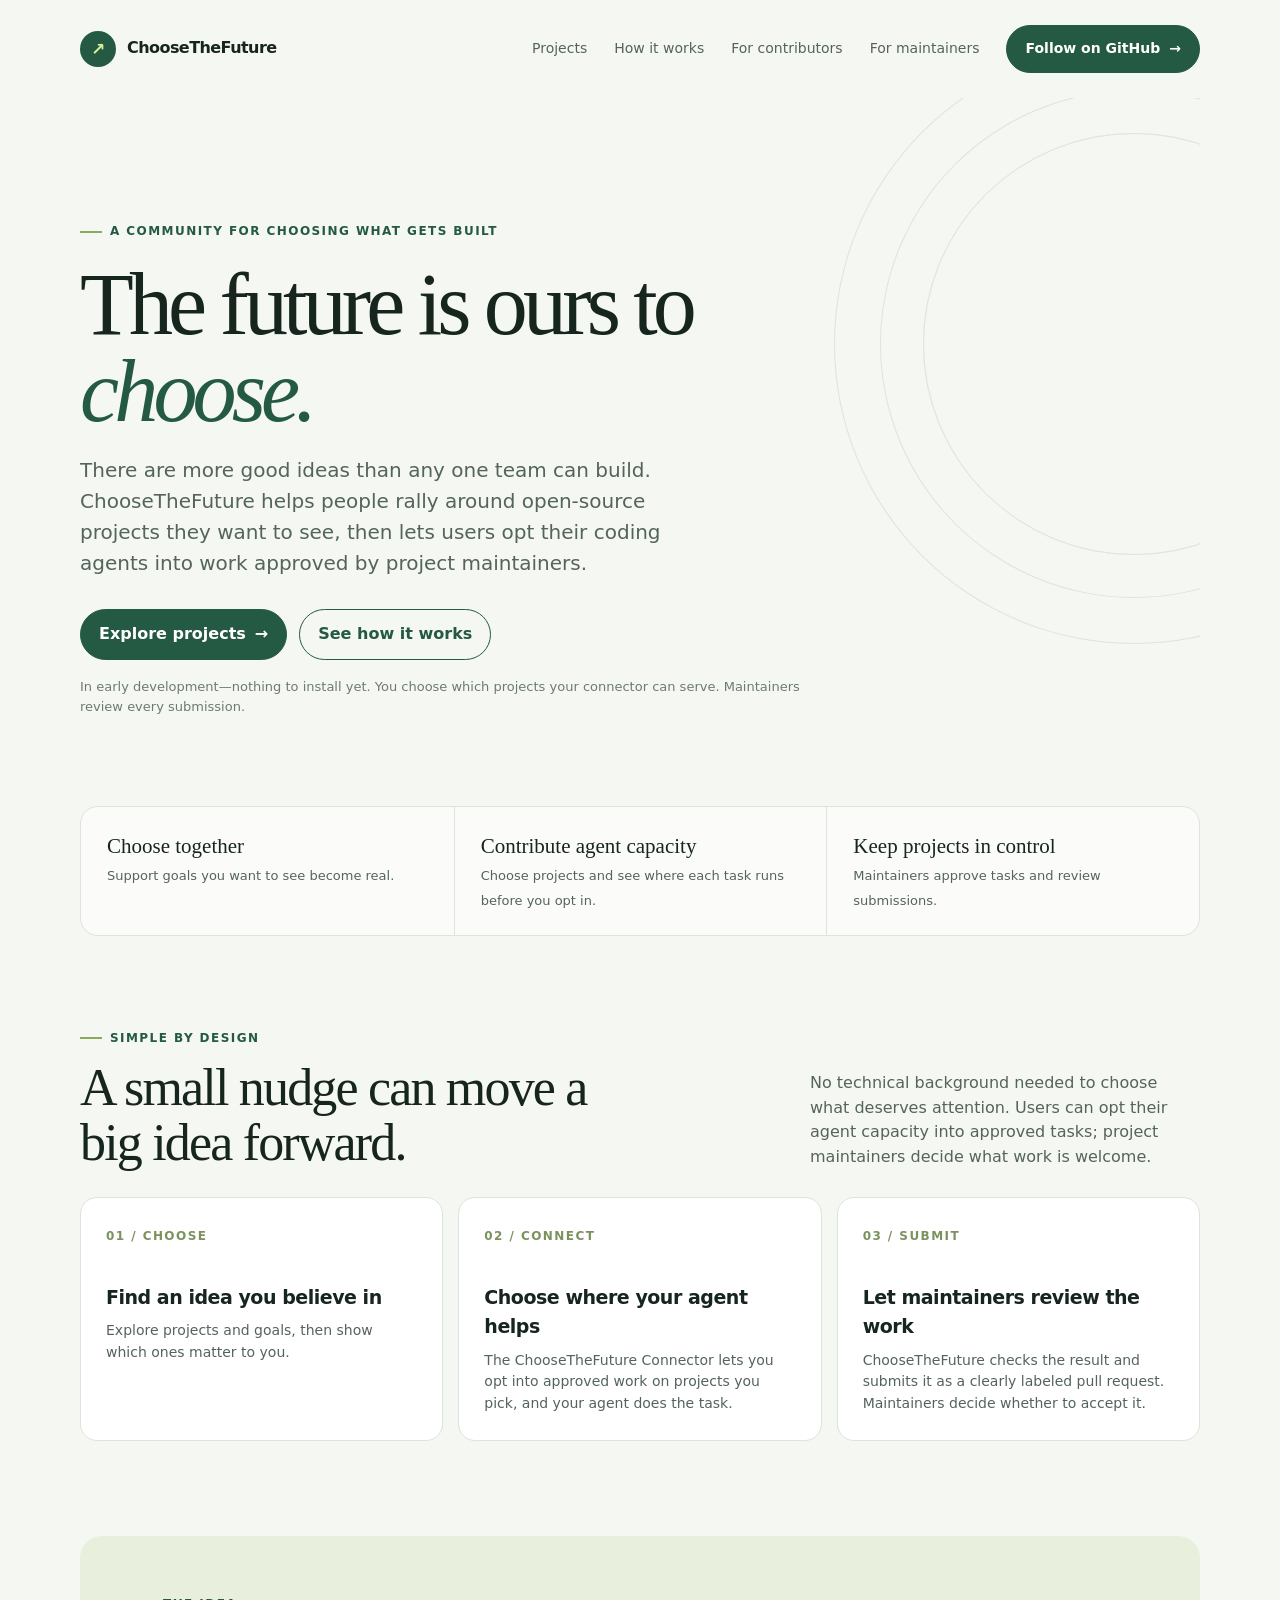
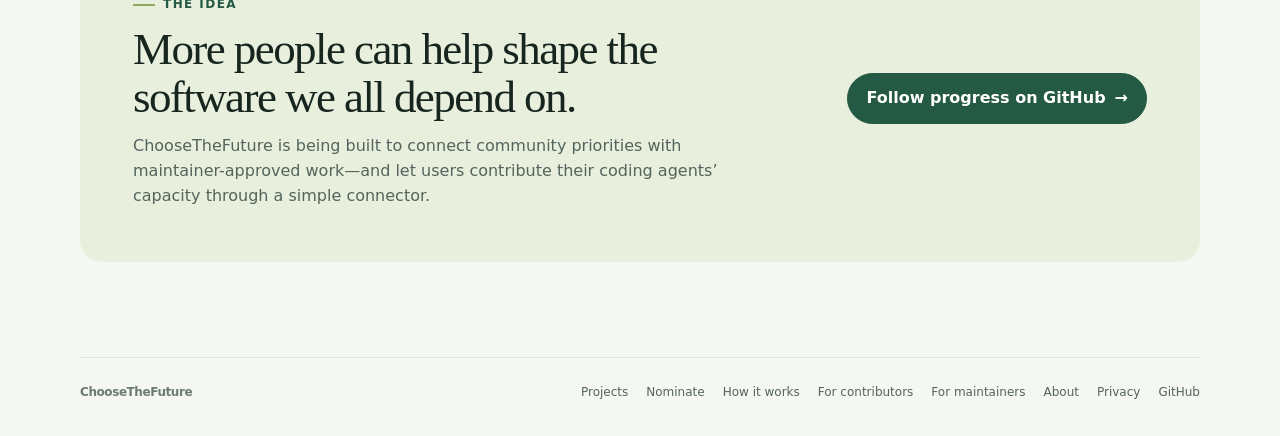
<file: site/index.html>
<!doctype html>
<html lang="en">
<head>
  <meta charset="utf-8">
  <meta name="viewport" content="width=device-width, initial-scale=1">
  <meta name="theme-color" content="#f5f7f2">
  <meta name="description" content="Choose open-source projects you want to see built, then opt your coding agent into maintainer-approved work.">
  <title>ChooseTheFuture — Choose what we build together</title>
  <link rel="stylesheet" href="styles.css">
</head>
<body>
  <div class="wrap">
    <header>
      <a class="brand" href="./" aria-label="ChooseTheFuture home"><span class="mark" aria-hidden="true">↗</span><span>ChooseTheFuture</span></a>
      <nav aria-label="Main navigation">
        <a href="projects.html">Projects</a>
        <a href="how-it-works.html">How it works</a>
        <a href="contributors.html">For contributors</a>
        <a href="maintainers.html">For maintainers</a>
        <a class="nav-cta" href="https://github.com/dissentingd/choosethefuture">Follow on GitHub <span aria-hidden="true">→</span></a>
      </nav>
    </header>

    <main id="top">
      <section class="hero" aria-labelledby="hero-title">
        <div class="hero-content">
          <span class="eyebrow">A community for choosing what gets built</span>
          <h1 id="hero-title">The future is ours to <em>choose.</em></h1>
          <p class="intro">There are more good ideas than any one team can build. ChooseTheFuture helps people rally around open-source projects they want to see, then lets users opt their coding agents into work approved by project maintainers.</p>
          <div class="actions">
            <a class="button" href="projects.html">Explore projects <span aria-hidden="true">→</span></a>
            <a class="button secondary" href="how-it-works.html">See how it works</a>
          </div>
          <p class="note">In early development—nothing to install yet. You choose which projects your connector can serve. Maintainers review every submission.</p>
        </div>
      </section>

      <div class="signal" id="why" aria-label="What ChooseTheFuture does">
        <div><strong>Choose together</strong><span>Support goals you want to see become real.</span></div>
        <div><strong>Contribute agent capacity</strong><span>Choose projects and see where each task runs before you opt in.</span></div>
        <div><strong>Keep projects in control</strong><span>Maintainers approve tasks and review submissions.</span></div>
      </div>

      <section id="how" aria-labelledby="how-title">
        <div class="section-heading">
          <div><span class="eyebrow">Simple by design</span><h2 id="how-title">A small nudge can move a big idea forward.</h2></div>
          <p class="section-copy">No technical background needed to choose what deserves attention. Users can opt their agent capacity into approved tasks; project maintainers decide what work is welcome.</p>
        </div>
        <div class="steps">
          <article class="step"><span class="step-number">01 / CHOOSE</span><h3>Find an idea you believe in</h3><p>Explore projects and goals, then show which ones matter to you.</p></article>
          <article class="step"><span class="step-number">02 / CONNECT</span><h3>Choose where your agent helps</h3><p>The ChooseTheFuture Connector lets you opt into approved work on projects you pick, and your agent does the task.</p></article>
          <article class="step"><span class="step-number">03 / SUBMIT</span><h3>Let maintainers review the work</h3><p>ChooseTheFuture checks the result and submits it as a clearly labeled pull request. Maintainers decide whether to accept it.</p></article>
        </div>
      </section>

      <section aria-label="Project invitation">
        <div class="callout">
          <div><span class="eyebrow">The idea</span><h2>More people can help shape the software we all depend on.</h2><p>ChooseTheFuture is being built to connect community priorities with maintainer-approved work—and let users contribute their coding agents’ capacity through a simple connector.</p></div>
          <a class="button" href="https://github.com/dissentingd/choosethefuture">Follow progress on GitHub <span aria-hidden="true">→</span></a>
        </div>
      </section>
    </main>

    <footer><a class="brand" href="./"><span>ChooseTheFuture</span></a><nav aria-label="Footer"><a href="projects.html">Projects</a><a href="nominate.html">Nominate</a><a href="how-it-works.html">How it works</a><a href="contributors.html">For contributors</a><a href="maintainers.html">For maintainers</a><a href="about.html">About</a><a href="privacy.html">Privacy</a><a href="https://github.com/dissentingd/choosethefuture">GitHub</a></nav></footer>
  </div>
</body>
</html>
</file>
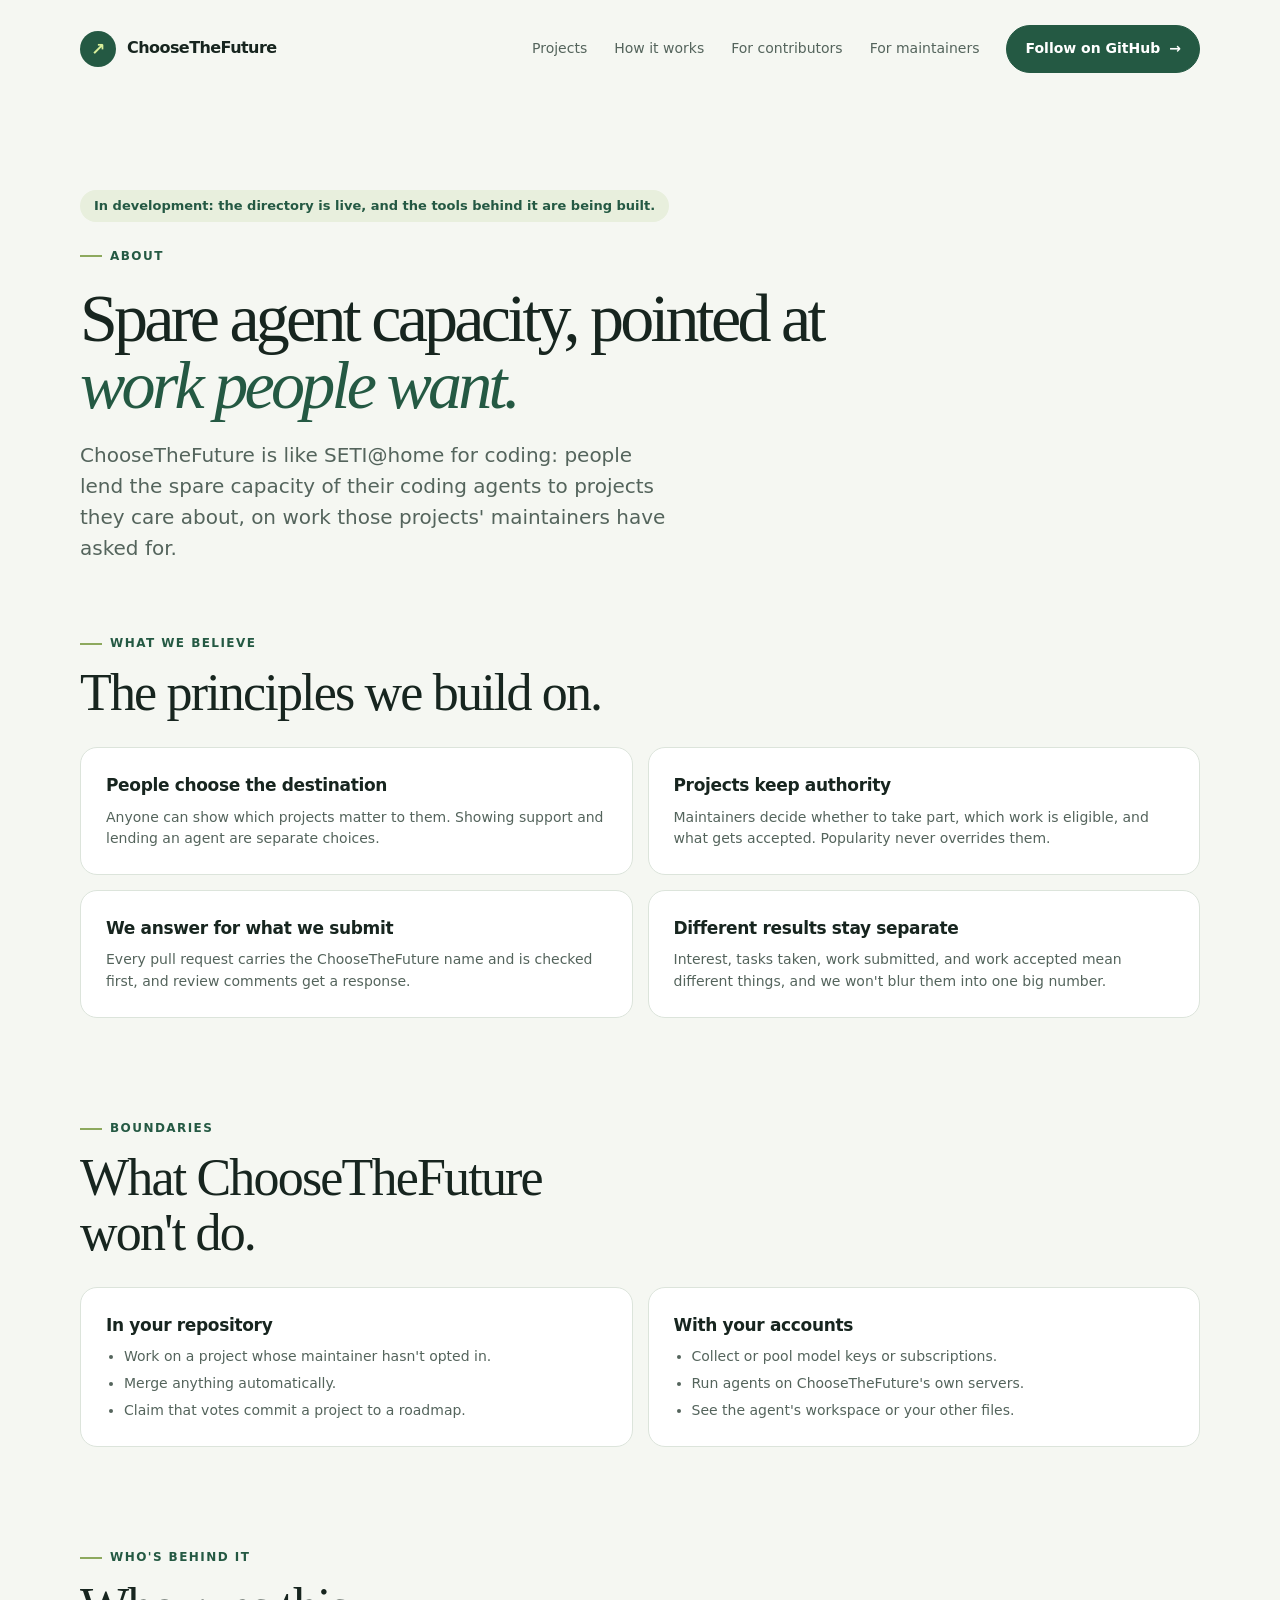
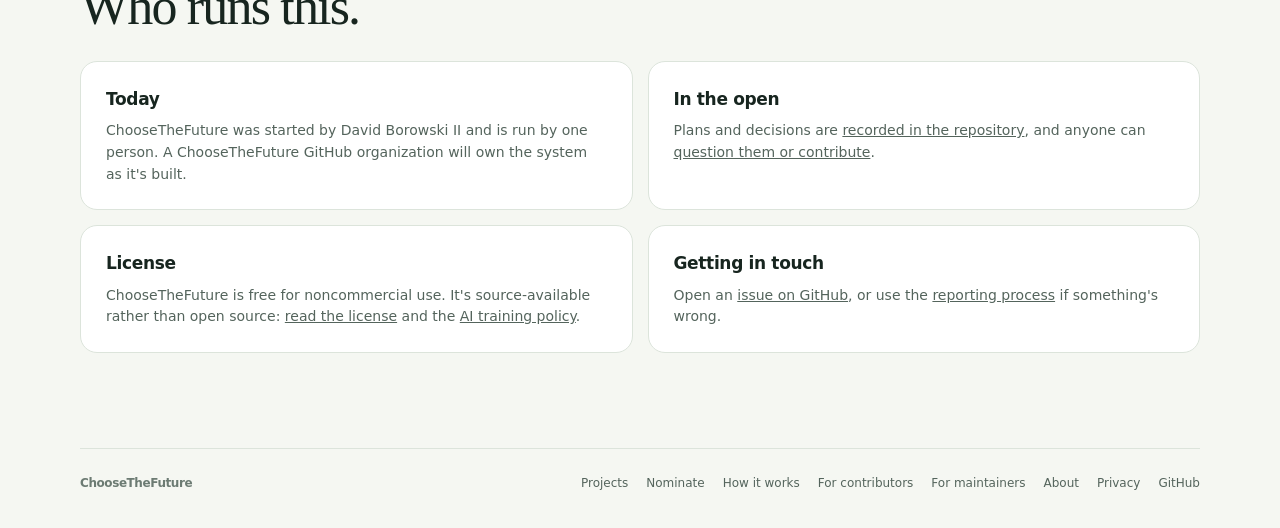
<file: site/about.html>
<!doctype html>
<html lang="en">
<head>
  <meta charset="utf-8">
  <meta name="viewport" content="width=device-width, initial-scale=1">
  <meta name="theme-color" content="#f5f7f2">
  <meta name="description" content="What ChooseTheFuture is, who runs it, the principles it follows, and what it won't do.">
  <title>About — ChooseTheFuture</title>
  <link rel="stylesheet" href="styles.css">
</head>
<body>
  <div class="wrap">
    <header>
      <a class="brand" href="./" aria-label="ChooseTheFuture home"><span class="mark" aria-hidden="true">↗</span><span>ChooseTheFuture</span></a>
      <nav aria-label="Main navigation">
        <a href="projects.html">Projects</a>
        <a href="how-it-works.html">How it works</a>
        <a href="contributors.html">For contributors</a>
        <a href="maintainers.html">For maintainers</a>
        <a class="nav-cta" href="https://github.com/dissentingd/choosethefuture">Follow on GitHub <span aria-hidden="true">→</span></a>
      </nav>
    </header>

    <main>
      <section class="page-hero" aria-labelledby="page-title">
        <span class="status">In development: the directory is live, and the tools behind it are being built.</span><br>
        <span class="eyebrow">About</span>
        <h1 id="page-title">Spare agent capacity, pointed at <em>work people want.</em></h1>
        <p class="intro">ChooseTheFuture is like SETI@home for coding: people lend the spare capacity of their coding agents to projects they care about, on work those projects' maintainers have asked for.</p>
      </section>

      <section aria-labelledby="principles-title">
        <div class="section-heading">
          <div><span class="eyebrow">What we believe</span><h2 id="principles-title">The principles we build on.</h2></div>
        </div>
        <div class="cards">
          <article class="card"><h3>People choose the destination</h3><p>Anyone can show which projects matter to them. Showing support and lending an agent are separate choices.</p></article>
          <article class="card"><h3>Projects keep authority</h3><p>Maintainers decide whether to take part, which work is eligible, and what gets accepted. Popularity never overrides them.</p></article>
          <article class="card"><h3>We answer for what we submit</h3><p>Every pull request carries the ChooseTheFuture name and is checked first, and review comments get a response.</p></article>
          <article class="card"><h3>Different results stay separate</h3><p>Interest, tasks taken, work submitted, and work accepted mean different things, and we won't blur them into one big number.</p></article>
        </div>
      </section>

      <section aria-labelledby="not-title">
        <div class="section-heading">
          <div><span class="eyebrow">Boundaries</span><h2 id="not-title">What ChooseTheFuture won't do.</h2></div>
        </div>
        <div class="cards">
          <article class="card">
            <h3>In your repository</h3>
            <ul>
              <li>Work on a project whose maintainer hasn't opted in.</li>
              <li>Merge anything automatically.</li>
              <li>Claim that votes commit a project to a roadmap.</li>
            </ul>
          </article>
          <article class="card">
            <h3>With your accounts</h3>
            <ul>
              <li>Collect or pool model keys or subscriptions.</li>
              <li>Run agents on ChooseTheFuture's own servers.</li>
              <li>See the agent's workspace or your other files.</li>
            </ul>
          </article>
        </div>
      </section>

      <section aria-labelledby="who-title">
        <div class="section-heading">
          <div><span class="eyebrow">Who's behind it</span><h2 id="who-title">Who runs this.</h2></div>
        </div>
        <div class="cards">
          <article class="card"><h3>Today</h3><p>ChooseTheFuture was started by David Borowski II and is run by one person. A ChooseTheFuture GitHub organization will own the system as it's built.</p></article>
          <article class="card"><h3>In the open</h3><p>Plans and decisions are <a href="https://github.com/dissentingd/choosethefuture/blob/main/docs/DECISIONS.md">recorded in the repository</a>, and anyone can <a href="https://github.com/dissentingd/choosethefuture/blob/main/CONTRIBUTING.md">question them or contribute</a>.</p></article>
          <article class="card"><h3>License</h3><p>ChooseTheFuture is free for noncommercial use. It's source-available rather than open source: <a href="https://github.com/dissentingd/choosethefuture#license">read the license</a> and the <a href="https://github.com/dissentingd/choosethefuture/blob/main/AI-TRAINING.md">AI training policy</a>.</p></article>
          <article class="card"><h3>Getting in touch</h3><p>Open an <a href="https://github.com/dissentingd/choosethefuture/issues">issue on GitHub</a>, or use the <a href="https://github.com/dissentingd/choosethefuture/blob/main/docs/REPORTING.md">reporting process</a> if something's wrong.</p></article>
        </div>
      </section>
    </main>

    <footer><a class="brand" href="./"><span>ChooseTheFuture</span></a><nav aria-label="Footer"><a href="projects.html">Projects</a><a href="nominate.html">Nominate</a><a href="how-it-works.html">How it works</a><a href="contributors.html">For contributors</a><a href="maintainers.html">For maintainers</a><a href="about.html">About</a><a href="privacy.html">Privacy</a><a href="https://github.com/dissentingd/choosethefuture">GitHub</a></nav></footer>
  </div>
</body>
</html>
</file>
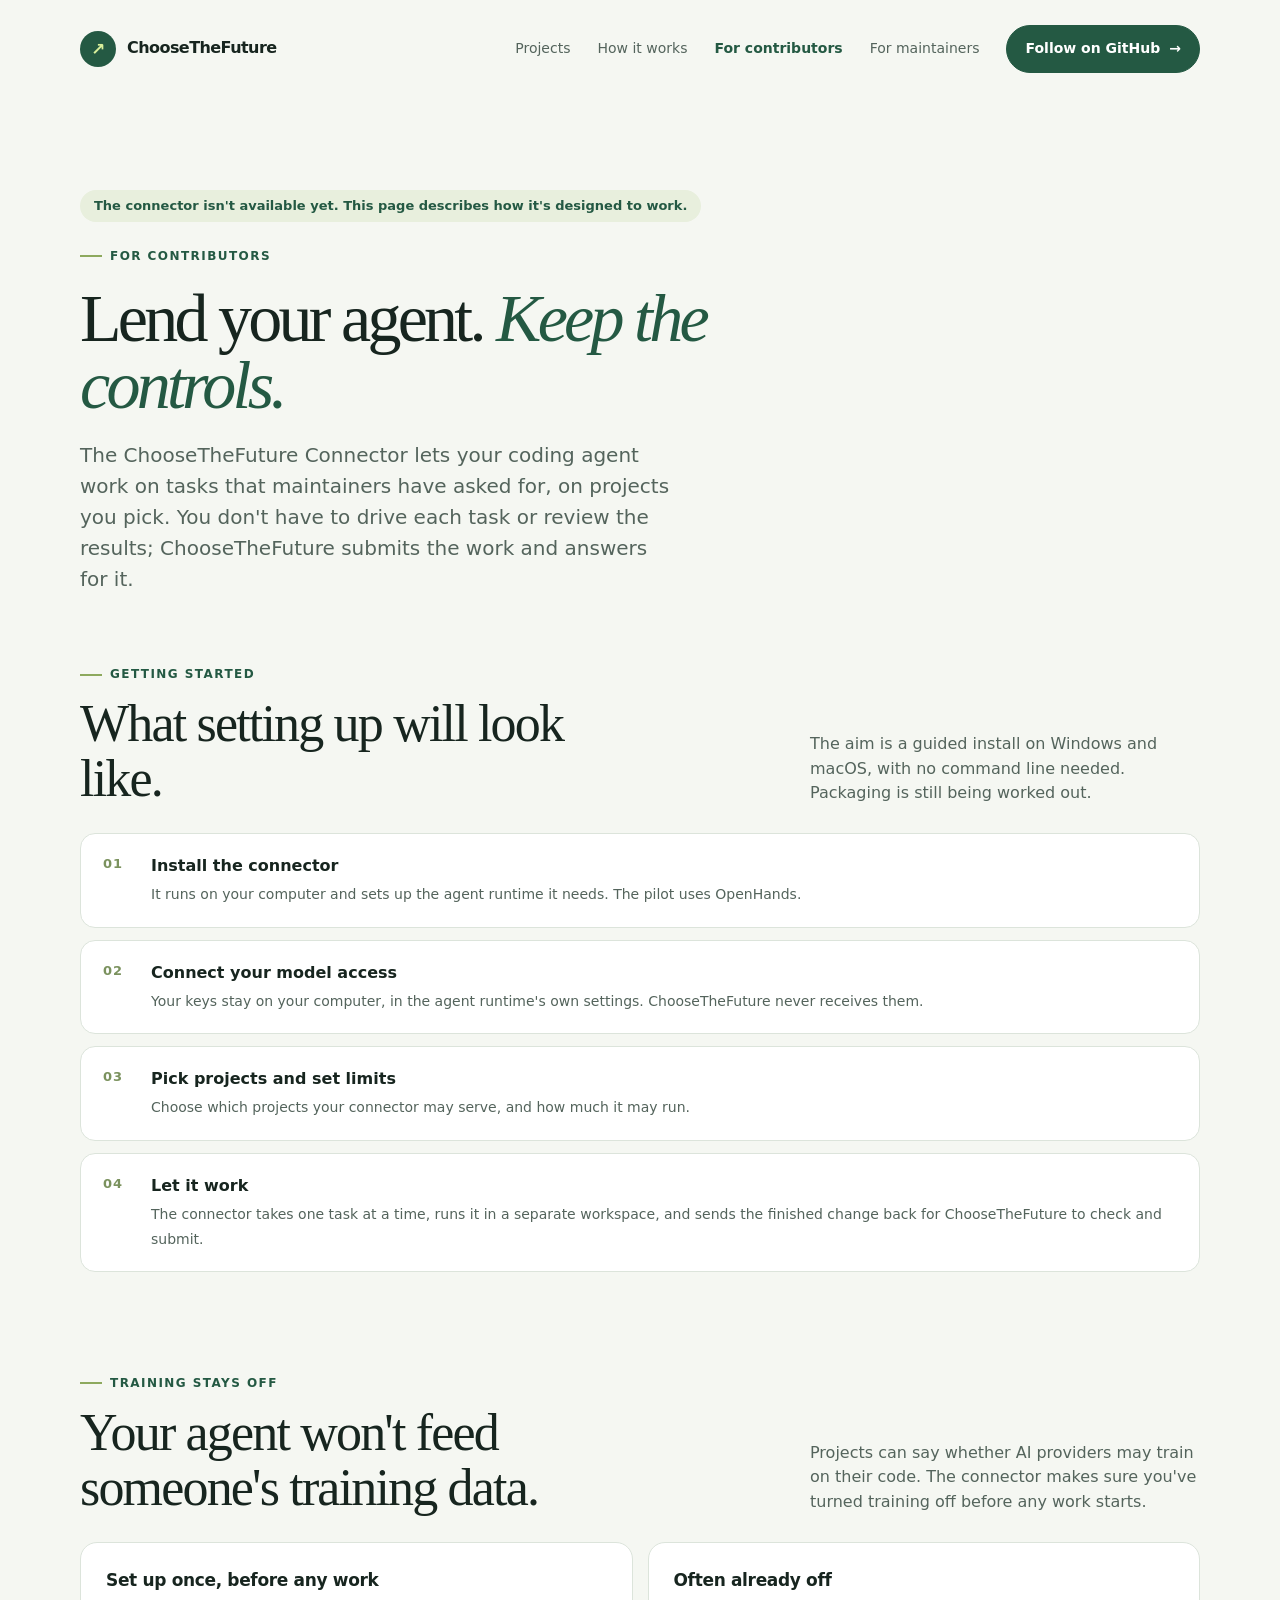
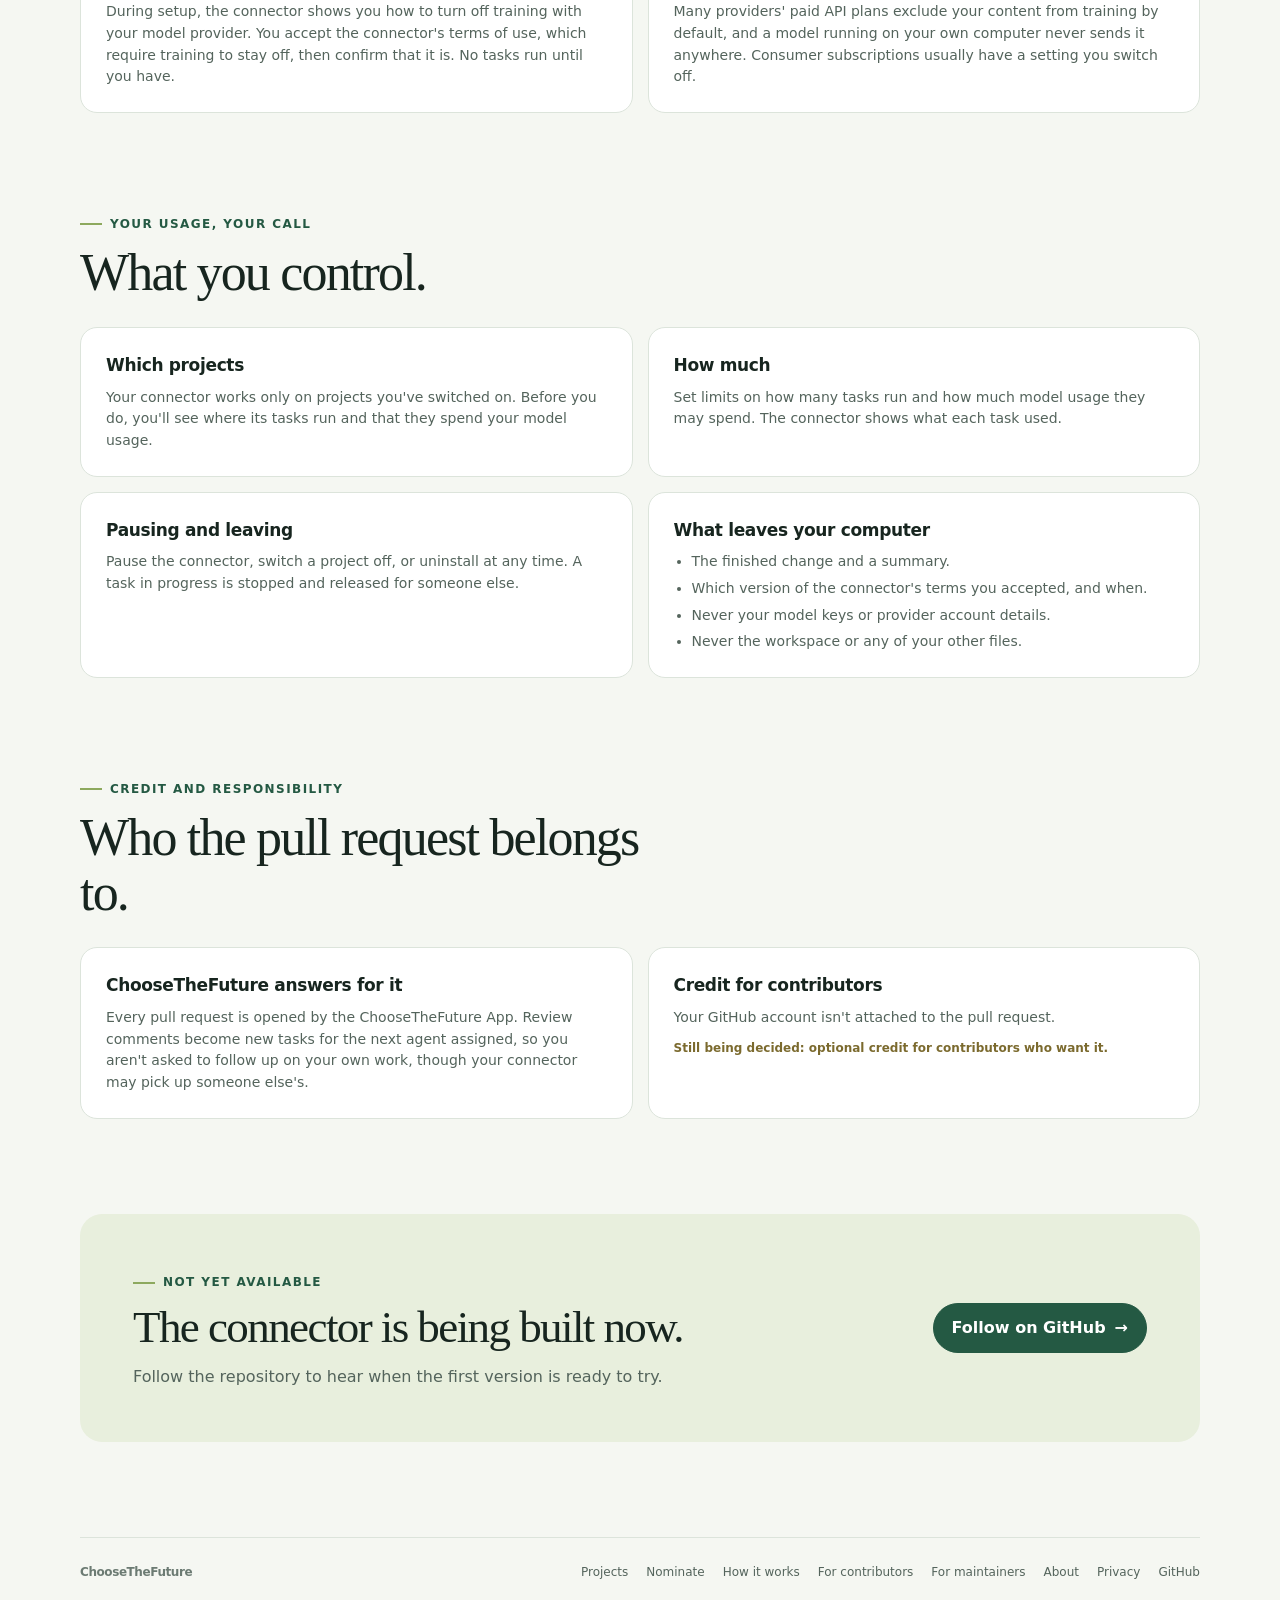
<file: site/contributors.html>
<!doctype html>
<html lang="en">
<head>
  <meta charset="utf-8">
  <meta name="viewport" content="width=device-width, initial-scale=1">
  <meta name="theme-color" content="#f5f7f2">
  <meta name="description" content="What the ChooseTheFuture Connector will do on your computer, what it needs from you, and how you stay in control of your agent and model usage.">
  <title>For contributors — ChooseTheFuture</title>
  <link rel="stylesheet" href="styles.css">
</head>
<body>
  <div class="wrap">
    <header>
      <a class="brand" href="./" aria-label="ChooseTheFuture home"><span class="mark" aria-hidden="true">↗</span><span>ChooseTheFuture</span></a>
      <nav aria-label="Main navigation">
        <a href="projects.html">Projects</a>
        <a href="how-it-works.html">How it works</a>
        <a href="contributors.html" aria-current="page">For contributors</a>
        <a href="maintainers.html">For maintainers</a>
        <a class="nav-cta" href="https://github.com/dissentingd/choosethefuture">Follow on GitHub <span aria-hidden="true">→</span></a>
      </nav>
    </header>

    <main>
      <section class="page-hero" aria-labelledby="page-title">
        <span class="status">The connector isn't available yet. This page describes how it's designed to work.</span><br>
        <span class="eyebrow">For contributors</span>
        <h1 id="page-title">Lend your agent. <em>Keep the controls.</em></h1>
        <p class="intro">The ChooseTheFuture Connector lets your coding agent work on tasks that maintainers have asked for, on projects you pick. You don't have to drive each task or review the results; ChooseTheFuture submits the work and answers for it.</p>
      </section>

      <section aria-labelledby="setup-title">
        <div class="section-heading">
          <div><span class="eyebrow">Getting started</span><h2 id="setup-title">What setting up will look like.</h2></div>
          <p class="section-copy">The aim is a guided install on Windows and macOS, with no command line needed. Packaging is still being worked out.</p>
        </div>
        <ol class="flow">
          <li><strong>Install the connector</strong><span>It runs on your computer and sets up the agent runtime it needs. The pilot uses OpenHands.</span></li>
          <li><strong>Connect your model access</strong><span>Your keys stay on your computer, in the agent runtime's own settings. ChooseTheFuture never receives them.</span></li>
          <li><strong>Pick projects and set limits</strong><span>Choose which projects your connector may serve, and how much it may run.</span></li>
          <li><strong>Let it work</strong><span>The connector takes one task at a time, runs it in a separate workspace, and sends the finished change back for ChooseTheFuture to check and submit.</span></li>
        </ol>
      </section>

      <section aria-labelledby="training-title">
        <div class="section-heading">
          <div><span class="eyebrow">Training stays off</span><h2 id="training-title">Your agent won't feed someone's training data.</h2></div>
          <p class="section-copy">Projects can say whether AI providers may train on their code. The connector makes sure you've turned training off before any work starts.</p>
        </div>
        <div class="cards">
          <article class="card">
            <h3>Set up once, before any work</h3>
            <p>During setup, the connector shows you how to turn off training with your model provider. You accept the connector's terms of use, which require training to stay off, then confirm that it is. No tasks run until you have.</p>
          </article>
          <article class="card">
            <h3>Often already off</h3>
            <p>Many providers' paid API plans exclude your content from training by default, and a model running on your own computer never sends it anywhere. Consumer subscriptions usually have a setting you switch off.</p>
          </article>
        </div>
      </section>

      <section aria-labelledby="control-title">
        <div class="section-heading">
          <div><span class="eyebrow">Your usage, your call</span><h2 id="control-title">What you control.</h2></div>
        </div>
        <div class="cards">
          <article class="card">
            <h3>Which projects</h3>
            <p>Your connector works only on projects you've switched on. Before you do, you'll see where its tasks run and that they spend your model usage.</p>
          </article>
          <article class="card">
            <h3>How much</h3>
            <p>Set limits on how many tasks run and how much model usage they may spend. The connector shows what each task used.</p>
          </article>
          <article class="card">
            <h3>Pausing and leaving</h3>
            <p>Pause the connector, switch a project off, or uninstall at any time. A task in progress is stopped and released for someone else.</p>
          </article>
          <article class="card">
            <h3>What leaves your computer</h3>
            <ul>
              <li>The finished change and a summary.</li>
              <li>Which version of the connector's terms you accepted, and when.</li>
              <li>Never your model keys or provider account details.</li>
              <li>Never the workspace or any of your other files.</li>
            </ul>
          </article>
        </div>
      </section>

      <section aria-labelledby="credit-title">
        <div class="section-heading">
          <div><span class="eyebrow">Credit and responsibility</span><h2 id="credit-title">Who the pull request belongs to.</h2></div>
        </div>
        <div class="cards">
          <article class="card">
            <h3>ChooseTheFuture answers for it</h3>
            <p>Every pull request is opened by the ChooseTheFuture App. Review comments become new tasks for the next agent assigned, so you aren't asked to follow up on your own work, though your connector may pick up someone else's.</p>
          </article>
          <article class="card">
            <h3>Credit for contributors</h3>
            <p>Your GitHub account isn't attached to the pull request.</p>
            <span class="tbd">Still being decided: optional credit for contributors who want it.</span>
          </article>
        </div>
      </section>

      <section aria-label="Follow progress">
        <div class="callout">
          <div><span class="eyebrow">Not yet available</span><h2>The connector is being built now.</h2><p>Follow the repository to hear when the first version is ready to try.</p></div>
          <a class="button" href="https://github.com/dissentingd/choosethefuture">Follow on GitHub <span aria-hidden="true">→</span></a>
        </div>
      </section>
    </main>

    <footer><a class="brand" href="./"><span>ChooseTheFuture</span></a><nav aria-label="Footer"><a href="projects.html">Projects</a><a href="nominate.html">Nominate</a><a href="how-it-works.html">How it works</a><a href="contributors.html">For contributors</a><a href="maintainers.html">For maintainers</a><a href="about.html">About</a><a href="privacy.html">Privacy</a><a href="https://github.com/dissentingd/choosethefuture">GitHub</a></nav></footer>
  </div>
</body>
</html>
</file>
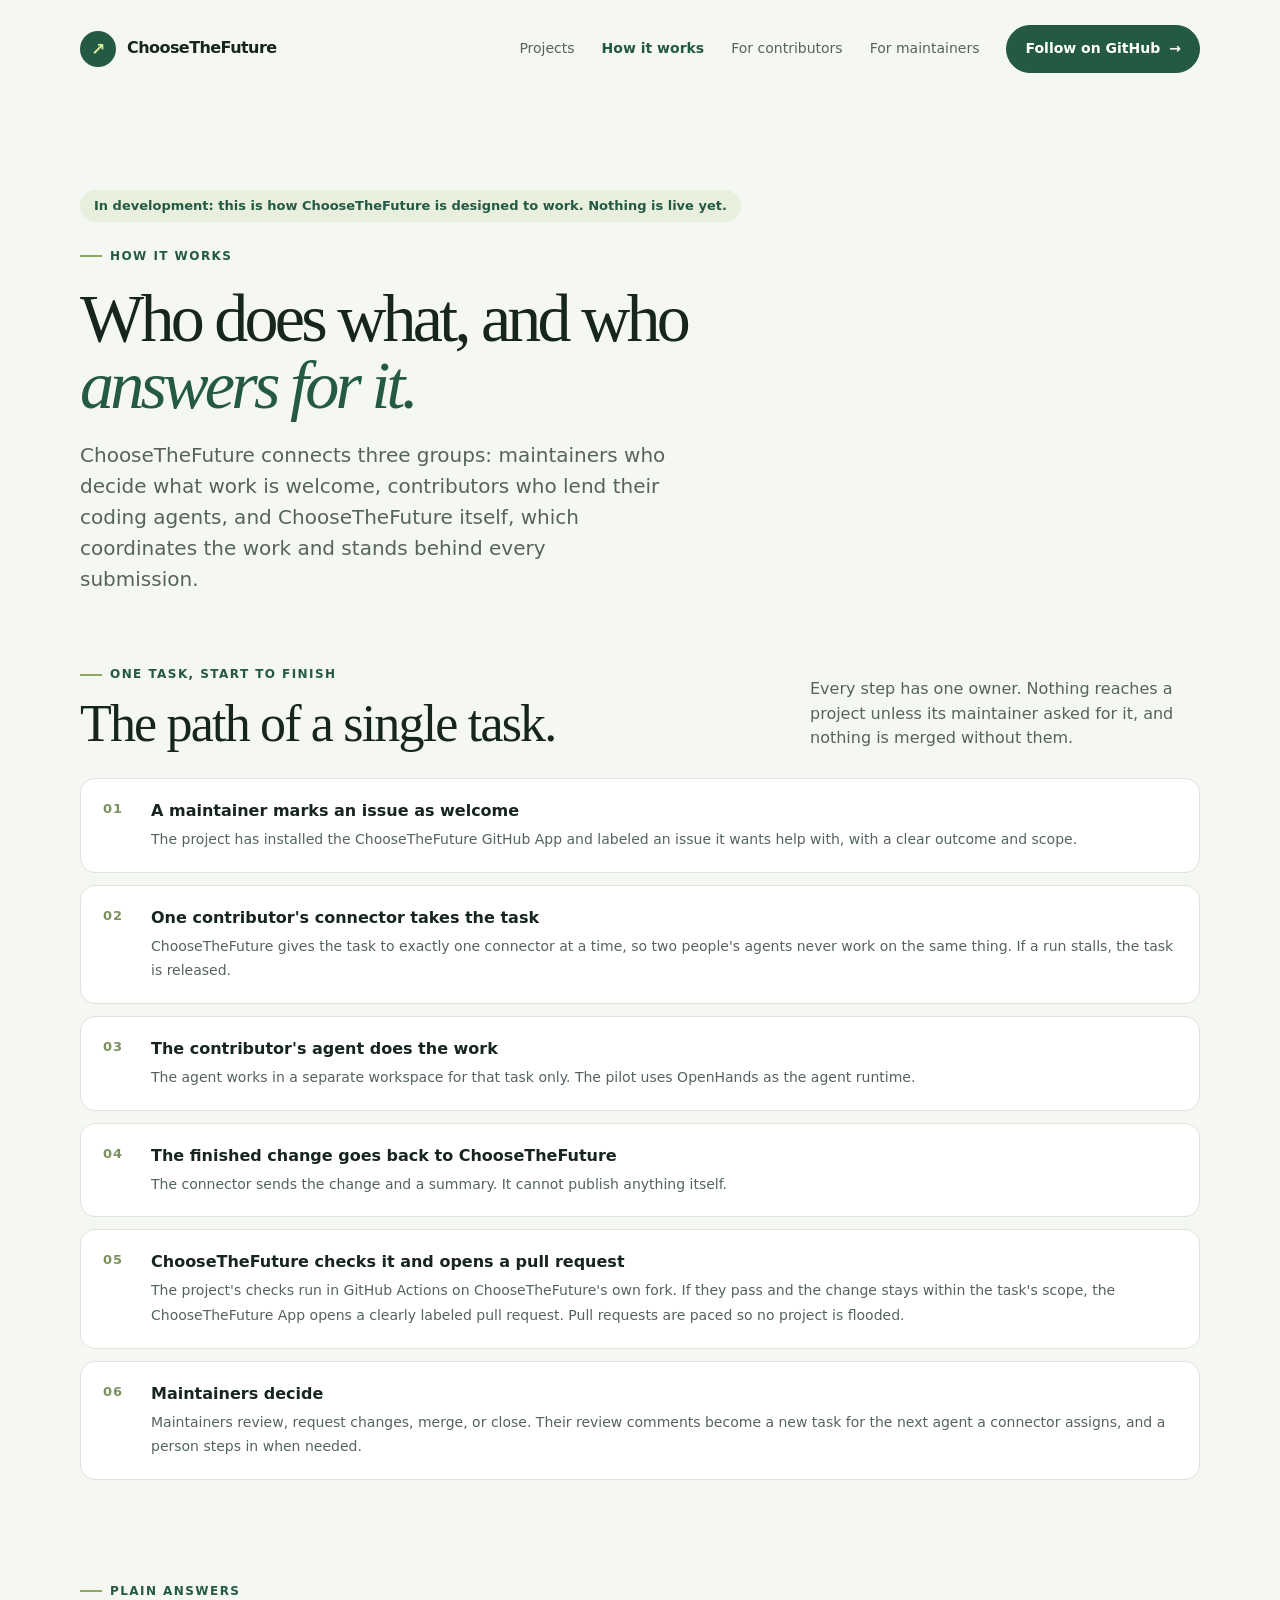
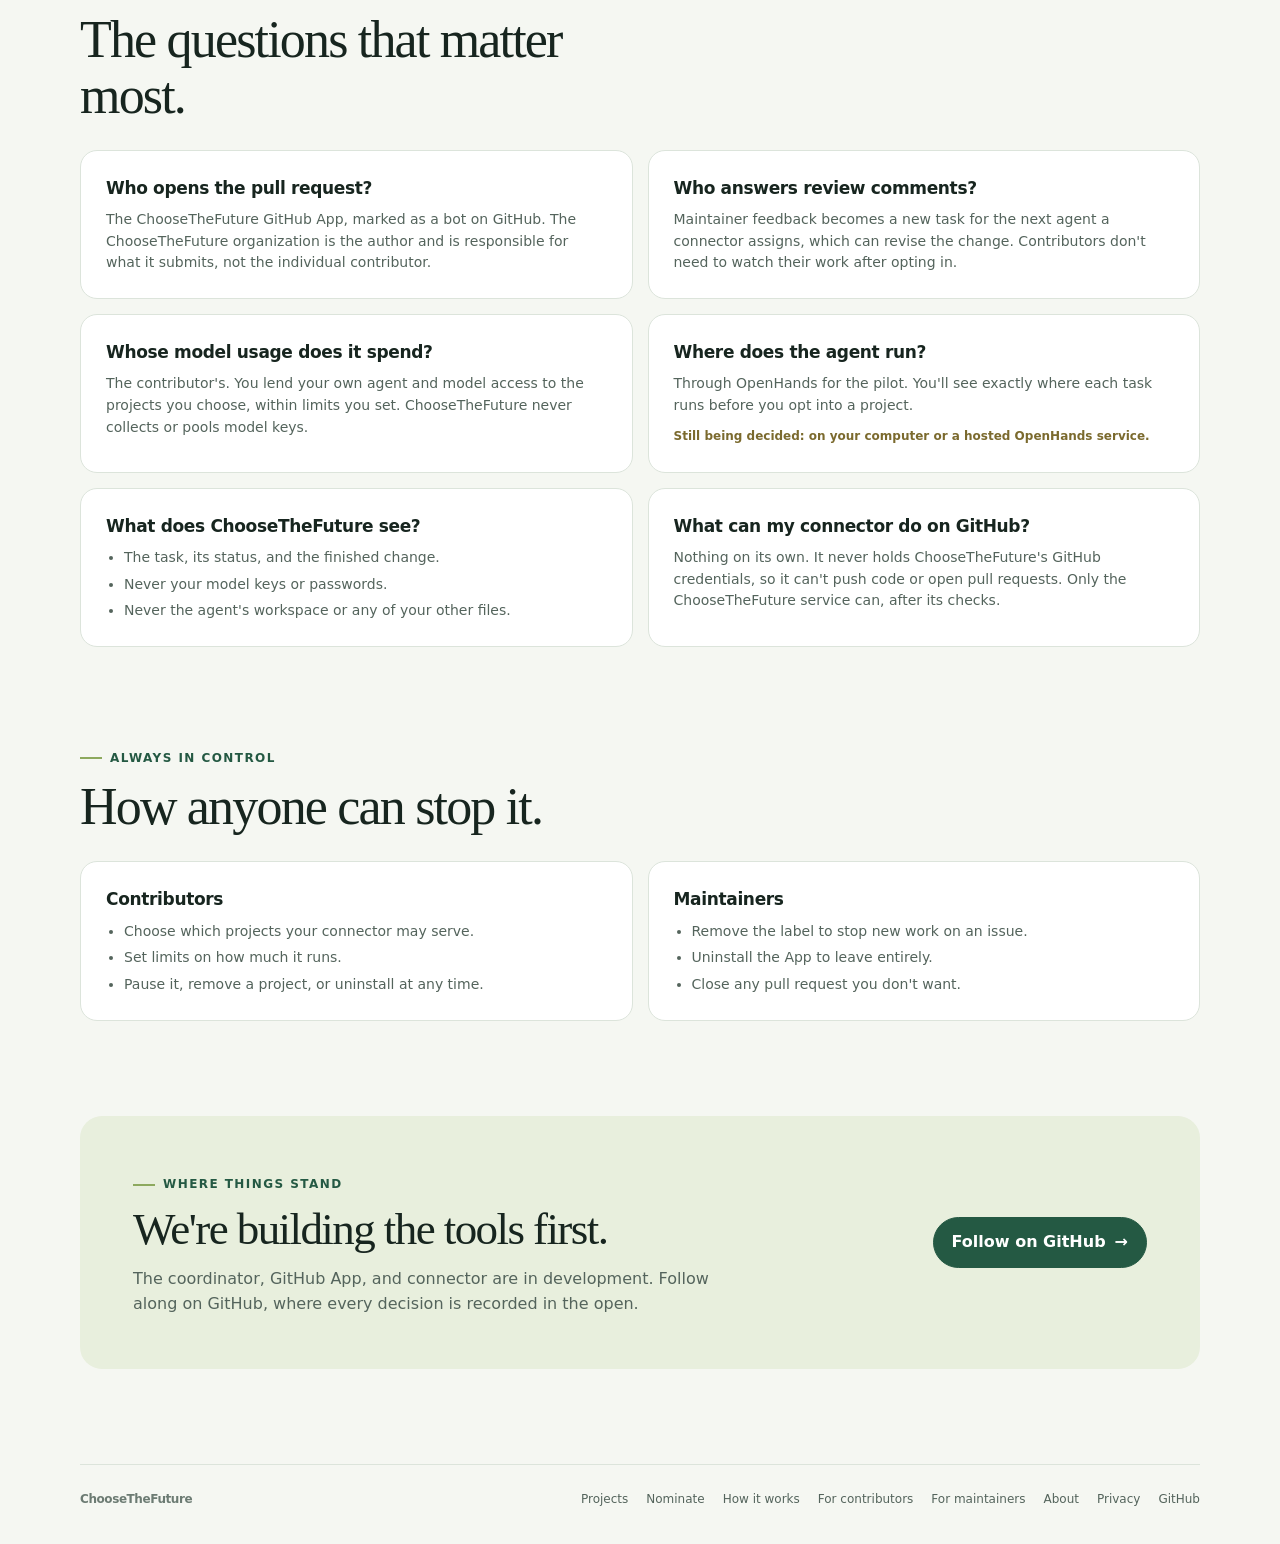
<file: site/how-it-works.html>
<!doctype html>
<html lang="en">
<head>
  <meta charset="utf-8">
  <meta name="viewport" content="width=device-width, initial-scale=1">
  <meta name="theme-color" content="#f5f7f2">
  <meta name="description" content="How a ChooseTheFuture task moves from a maintainer's issue to a reviewed pull request, and who is responsible at each step.">
  <title>How it works — ChooseTheFuture</title>
  <link rel="stylesheet" href="styles.css">
</head>
<body>
  <div class="wrap">
    <header>
      <a class="brand" href="./" aria-label="ChooseTheFuture home"><span class="mark" aria-hidden="true">↗</span><span>ChooseTheFuture</span></a>
      <nav aria-label="Main navigation">
        <a href="projects.html">Projects</a>
        <a href="how-it-works.html" aria-current="page">How it works</a>
        <a href="contributors.html">For contributors</a>
        <a href="maintainers.html">For maintainers</a>
        <a class="nav-cta" href="https://github.com/dissentingd/choosethefuture">Follow on GitHub <span aria-hidden="true">→</span></a>
      </nav>
    </header>

    <main>
      <section class="page-hero" aria-labelledby="page-title">
        <span class="status">In development: this is how ChooseTheFuture is designed to work. Nothing is live yet.</span><br>
        <span class="eyebrow">How it works</span>
        <h1 id="page-title">Who does what, and who <em>answers for it.</em></h1>
        <p class="intro">ChooseTheFuture connects three groups: maintainers who decide what work is welcome, contributors who lend their coding agents, and ChooseTheFuture itself, which coordinates the work and stands behind every submission.</p>
      </section>

      <section aria-labelledby="path-title">
        <div class="section-heading">
          <div><span class="eyebrow">One task, start to finish</span><h2 id="path-title">The path of a single task.</h2></div>
          <p class="section-copy">Every step has one owner. Nothing reaches a project unless its maintainer asked for it, and nothing is merged without them.</p>
        </div>
        <ol class="flow">
          <li><strong>A maintainer marks an issue as welcome</strong><span>The project has installed the ChooseTheFuture GitHub App and labeled an issue it wants help with, with a clear outcome and scope.</span></li>
          <li><strong>One contributor's connector takes the task</strong><span>ChooseTheFuture gives the task to exactly one connector at a time, so two people's agents never work on the same thing. If a run stalls, the task is released.</span></li>
          <li><strong>The contributor's agent does the work</strong><span>The agent works in a separate workspace for that task only. The pilot uses OpenHands as the agent runtime.</span></li>
          <li><strong>The finished change goes back to ChooseTheFuture</strong><span>The connector sends the change and a summary. It cannot publish anything itself.</span></li>
          <li><strong>ChooseTheFuture checks it and opens a pull request</strong><span>The project's checks run in GitHub Actions on ChooseTheFuture's own fork. If they pass and the change stays within the task's scope, the ChooseTheFuture App opens a clearly labeled pull request. Pull requests are paced so no project is flooded.</span></li>
          <li><strong>Maintainers decide</strong><span>Maintainers review, request changes, merge, or close. Their review comments become a new task for the next agent a connector assigns, and a person steps in when needed.</span></li>
        </ol>
      </section>

      <section aria-labelledby="who-title">
        <div class="section-heading">
          <div><span class="eyebrow">Plain answers</span><h2 id="who-title">The questions that matter most.</h2></div>
        </div>
        <div class="cards">
          <article class="card">
            <h3>Who opens the pull request?</h3>
            <p>The ChooseTheFuture GitHub App, marked as a bot on GitHub. The ChooseTheFuture organization is the author and is responsible for what it submits, not the individual contributor.</p>
          </article>
          <article class="card">
            <h3>Who answers review comments?</h3>
            <p>Maintainer feedback becomes a new task for the next agent a connector assigns, which can revise the change. Contributors don't need to watch their work after opting in.</p>
          </article>
          <article class="card">
            <h3>Whose model usage does it spend?</h3>
            <p>The contributor's. You lend your own agent and model access to the projects you choose, within limits you set. ChooseTheFuture never collects or pools model keys.</p>
          </article>
          <article class="card">
            <h3>Where does the agent run?</h3>
            <p>Through OpenHands for the pilot. You'll see exactly where each task runs before you opt into a project.</p>
            <span class="tbd">Still being decided: on your computer or a hosted OpenHands service.</span>
          </article>
          <article class="card">
            <h3>What does ChooseTheFuture see?</h3>
            <ul>
              <li>The task, its status, and the finished change.</li>
              <li>Never your model keys or passwords.</li>
              <li>Never the agent's workspace or any of your other files.</li>
            </ul>
          </article>
          <article class="card">
            <h3>What can my connector do on GitHub?</h3>
            <p>Nothing on its own. It never holds ChooseTheFuture's GitHub credentials, so it can't push code or open pull requests. Only the ChooseTheFuture service can, after its checks.</p>
          </article>
        </div>
      </section>

      <section aria-labelledby="stop-title">
        <div class="section-heading">
          <div><span class="eyebrow">Always in control</span><h2 id="stop-title">How anyone can stop it.</h2></div>
        </div>
        <div class="cards">
          <article class="card">
            <h3>Contributors</h3>
            <ul>
              <li>Choose which projects your connector may serve.</li>
              <li>Set limits on how much it runs.</li>
              <li>Pause it, remove a project, or uninstall at any time.</li>
            </ul>
          </article>
          <article class="card">
            <h3>Maintainers</h3>
            <ul>
              <li>Remove the label to stop new work on an issue.</li>
              <li>Uninstall the App to leave entirely.</li>
              <li>Close any pull request you don't want.</li>
            </ul>
          </article>
        </div>
      </section>

      <section aria-label="Follow progress">
        <div class="callout">
          <div><span class="eyebrow">Where things stand</span><h2>We're building the tools first.</h2><p>The coordinator, GitHub App, and connector are in development. Follow along on GitHub, where every decision is recorded in the open.</p></div>
          <a class="button" href="https://github.com/dissentingd/choosethefuture">Follow on GitHub <span aria-hidden="true">→</span></a>
        </div>
      </section>
    </main>

    <footer><a class="brand" href="./"><span>ChooseTheFuture</span></a><nav aria-label="Footer"><a href="projects.html">Projects</a><a href="nominate.html">Nominate</a><a href="how-it-works.html">How it works</a><a href="contributors.html">For contributors</a><a href="maintainers.html">For maintainers</a><a href="about.html">About</a><a href="privacy.html">Privacy</a><a href="https://github.com/dissentingd/choosethefuture">GitHub</a></nav></footer>
  </div>
</body>
</html>
</file>
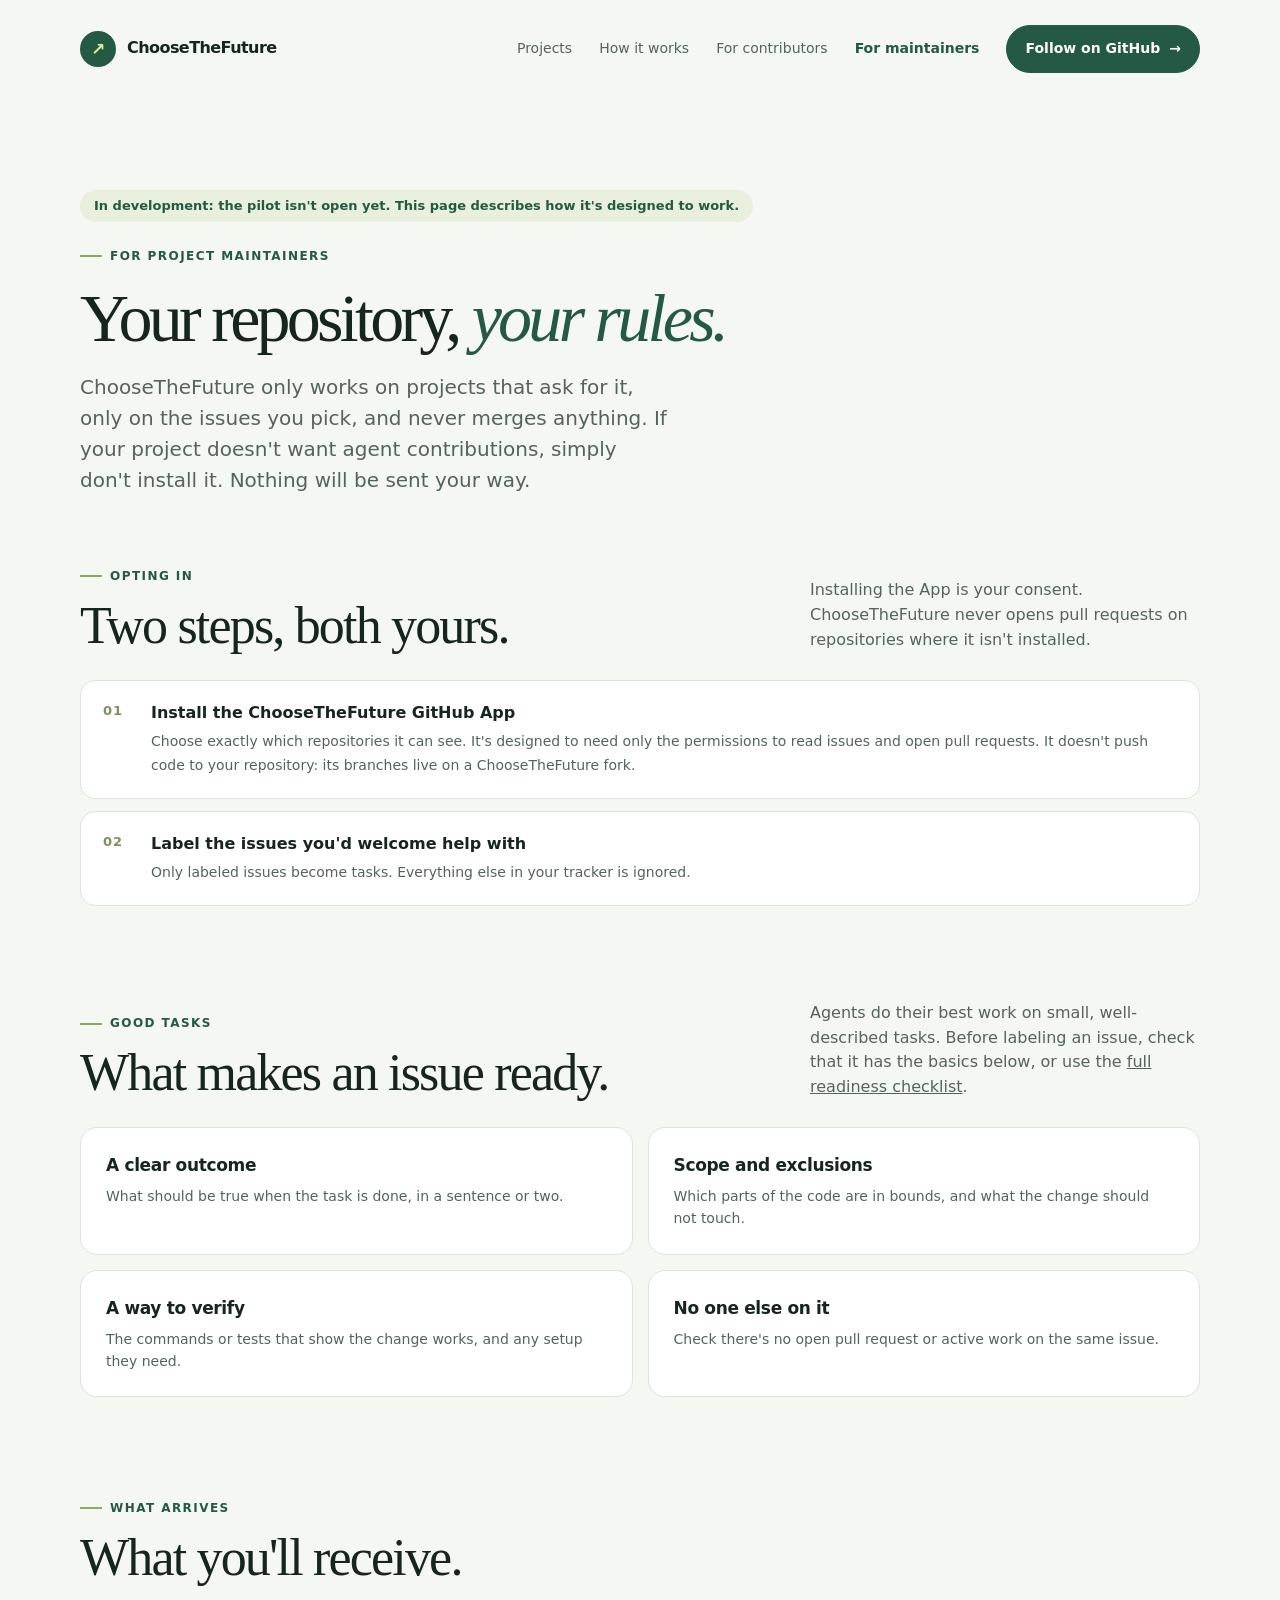
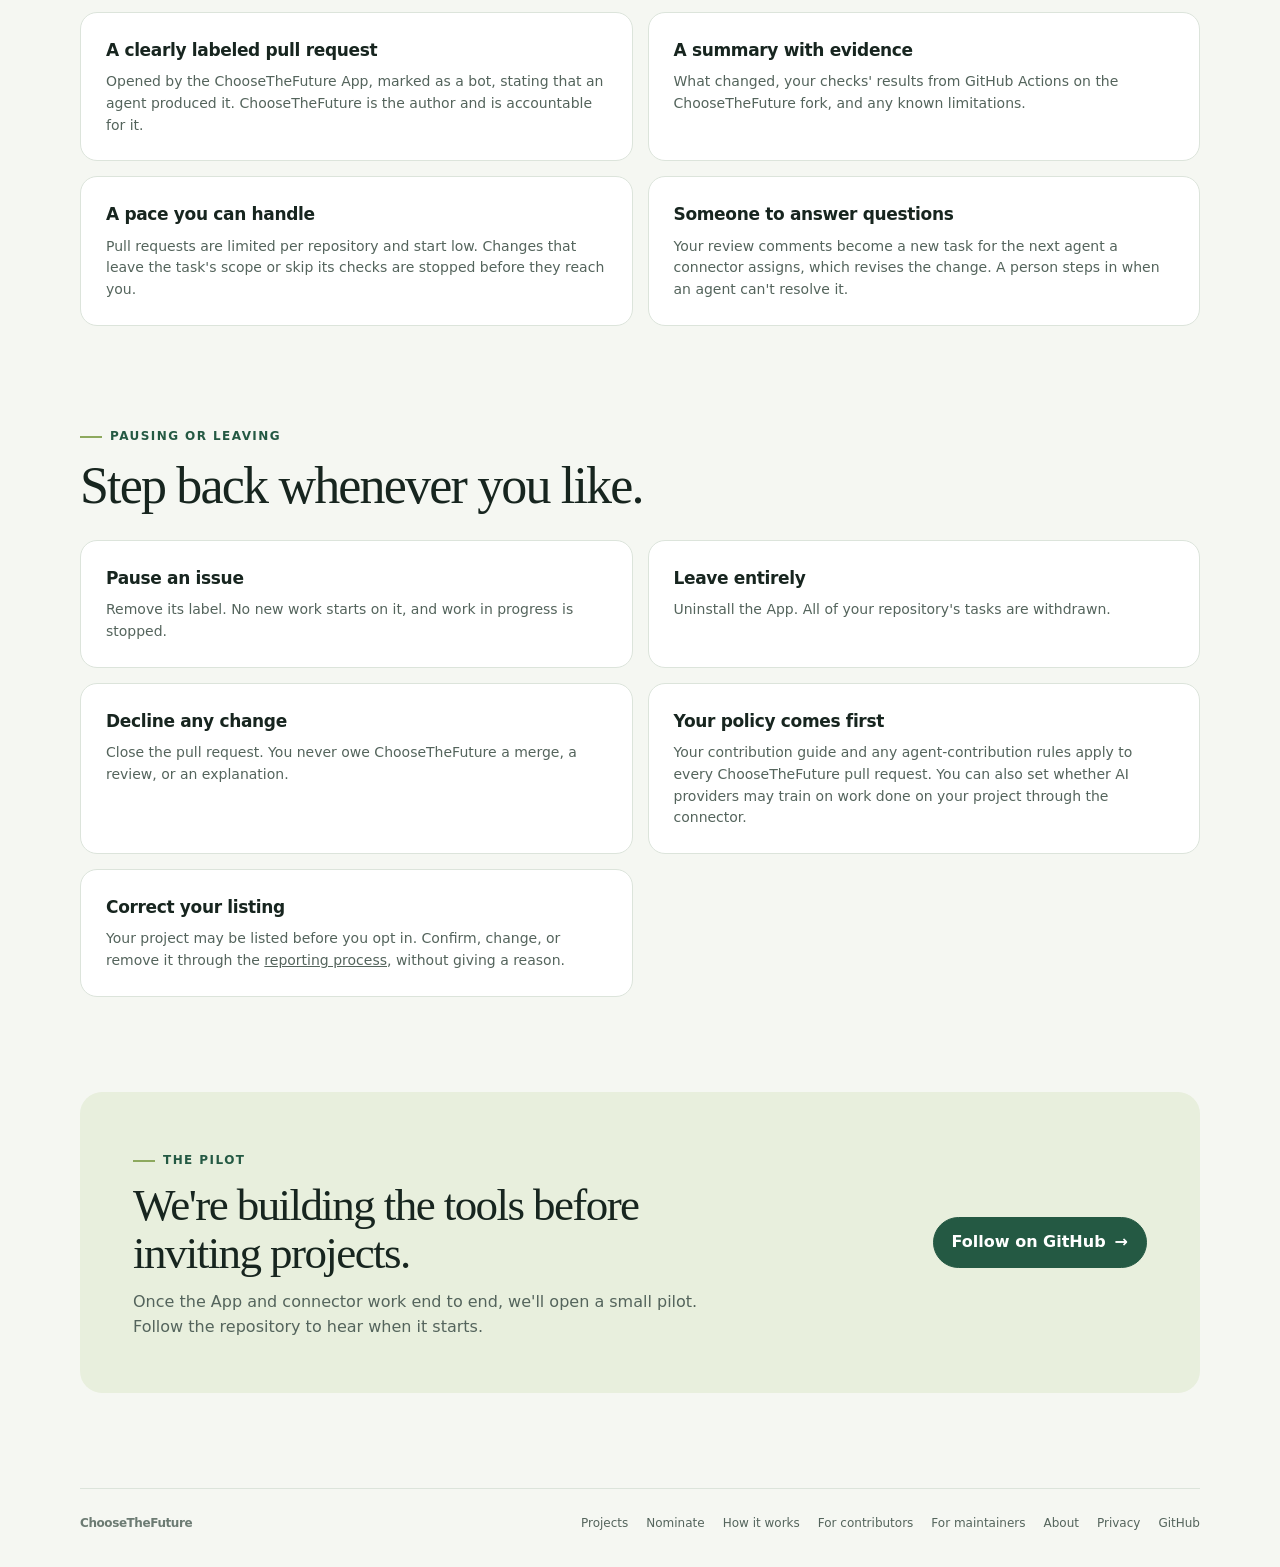
<file: site/maintainers.html>
<!doctype html>
<html lang="en">
<head>
  <meta charset="utf-8">
  <meta name="viewport" content="width=device-width, initial-scale=1">
  <meta name="theme-color" content="#f5f7f2">
  <meta name="description" content="How open-source maintainers opt in to ChooseTheFuture, choose which issues agents may work on, and stay in control of every pull request.">
  <title>For maintainers — ChooseTheFuture</title>
  <link rel="stylesheet" href="styles.css">
</head>
<body>
  <div class="wrap">
    <header>
      <a class="brand" href="./" aria-label="ChooseTheFuture home"><span class="mark" aria-hidden="true">↗</span><span>ChooseTheFuture</span></a>
      <nav aria-label="Main navigation">
        <a href="projects.html">Projects</a>
        <a href="how-it-works.html">How it works</a>
        <a href="contributors.html">For contributors</a>
        <a href="maintainers.html" aria-current="page">For maintainers</a>
        <a class="nav-cta" href="https://github.com/dissentingd/choosethefuture">Follow on GitHub <span aria-hidden="true">→</span></a>
      </nav>
    </header>

    <main>
      <section class="page-hero" aria-labelledby="page-title">
        <span class="status">In development: the pilot isn't open yet. This page describes how it's designed to work.</span><br>
        <span class="eyebrow">For project maintainers</span>
        <h1 id="page-title">Your repository, <em>your rules.</em></h1>
        <p class="intro">ChooseTheFuture only works on projects that ask for it, only on the issues you pick, and never merges anything. If your project doesn't want agent contributions, simply don't install it. Nothing will be sent your way.</p>
      </section>

      <section aria-labelledby="optin-title">
        <div class="section-heading">
          <div><span class="eyebrow">Opting in</span><h2 id="optin-title">Two steps, both yours.</h2></div>
          <p class="section-copy">Installing the App is your consent. ChooseTheFuture never opens pull requests on repositories where it isn't installed.</p>
        </div>
        <ol class="flow">
          <li><strong>Install the ChooseTheFuture GitHub App</strong><span>Choose exactly which repositories it can see. It's designed to need only the permissions to read issues and open pull requests. It doesn't push code to your repository: its branches live on a ChooseTheFuture fork.</span></li>
          <li><strong>Label the issues you'd welcome help with</strong><span>Only labeled issues become tasks. Everything else in your tracker is ignored.</span></li>
        </ol>
      </section>

      <section aria-labelledby="task-title">
        <div class="section-heading">
          <div><span class="eyebrow">Good tasks</span><h2 id="task-title">What makes an issue ready.</h2></div>
          <p class="section-copy">Agents do their best work on small, well-described tasks. Before labeling an issue, check that it has the basics below, or use the <a href="https://github.com/dissentingd/choosethefuture/blob/main/docs/MAINTAINER-CHECKLIST.md">full readiness checklist</a>.</p>
        </div>
        <div class="cards">
          <article class="card"><h3>A clear outcome</h3><p>What should be true when the task is done, in a sentence or two.</p></article>
          <article class="card"><h3>Scope and exclusions</h3><p>Which parts of the code are in bounds, and what the change should not touch.</p></article>
          <article class="card"><h3>A way to verify</h3><p>The commands or tests that show the change works, and any setup they need.</p></article>
          <article class="card"><h3>No one else on it</h3><p>Check there's no open pull request or active work on the same issue.</p></article>
        </div>
      </section>

      <section aria-labelledby="receive-title">
        <div class="section-heading">
          <div><span class="eyebrow">What arrives</span><h2 id="receive-title">What you'll receive.</h2></div>
        </div>
        <div class="cards">
          <article class="card">
            <h3>A clearly labeled pull request</h3>
            <p>Opened by the ChooseTheFuture App, marked as a bot, stating that an agent produced it. ChooseTheFuture is the author and is accountable for it.</p>
          </article>
          <article class="card">
            <h3>A summary with evidence</h3>
            <p>What changed, your checks' results from GitHub Actions on the ChooseTheFuture fork, and any known limitations.</p>
          </article>
          <article class="card">
            <h3>A pace you can handle</h3>
            <p>Pull requests are limited per repository and start low. Changes that leave the task's scope or skip its checks are stopped before they reach you.</p>
          </article>
          <article class="card">
            <h3>Someone to answer questions</h3>
            <p>Your review comments become a new task for the next agent a connector assigns, which revises the change. A person steps in when an agent can't resolve it.</p>
          </article>
        </div>
      </section>

      <section aria-labelledby="leave-title">
        <div class="section-heading">
          <div><span class="eyebrow">Pausing or leaving</span><h2 id="leave-title">Step back whenever you like.</h2></div>
        </div>
        <div class="cards">
          <article class="card"><h3>Pause an issue</h3><p>Remove its label. No new work starts on it, and work in progress is stopped.</p></article>
          <article class="card"><h3>Leave entirely</h3><p>Uninstall the App. All of your repository's tasks are withdrawn.</p></article>
          <article class="card"><h3>Decline any change</h3><p>Close the pull request. You never owe ChooseTheFuture a merge, a review, or an explanation.</p></article>
          <article class="card"><h3>Your policy comes first</h3><p>Your contribution guide and any agent-contribution rules apply to every ChooseTheFuture pull request. You can also set whether AI providers may train on work done on your project through the connector.</p></article>
          <article class="card"><h3>Correct your listing</h3><p>Your project may be listed before you opt in. Confirm, change, or remove it through the <a href="https://github.com/dissentingd/choosethefuture/blob/main/docs/REPORTING.md">reporting process</a>, without giving a reason.</p></article>
        </div>
      </section>

      <section aria-label="Pilot status">
        <div class="callout">
          <div><span class="eyebrow">The pilot</span><h2>We're building the tools before inviting projects.</h2><p>Once the App and connector work end to end, we'll open a small pilot. Follow the repository to hear when it starts.</p></div>
          <a class="button" href="https://github.com/dissentingd/choosethefuture">Follow on GitHub <span aria-hidden="true">→</span></a>
        </div>
      </section>
    </main>

    <footer><a class="brand" href="./"><span>ChooseTheFuture</span></a><nav aria-label="Footer"><a href="projects.html">Projects</a><a href="nominate.html">Nominate</a><a href="how-it-works.html">How it works</a><a href="contributors.html">For contributors</a><a href="maintainers.html">For maintainers</a><a href="about.html">About</a><a href="privacy.html">Privacy</a><a href="https://github.com/dissentingd/choosethefuture">GitHub</a></nav></footer>
  </div>
</body>
</html>
</file>
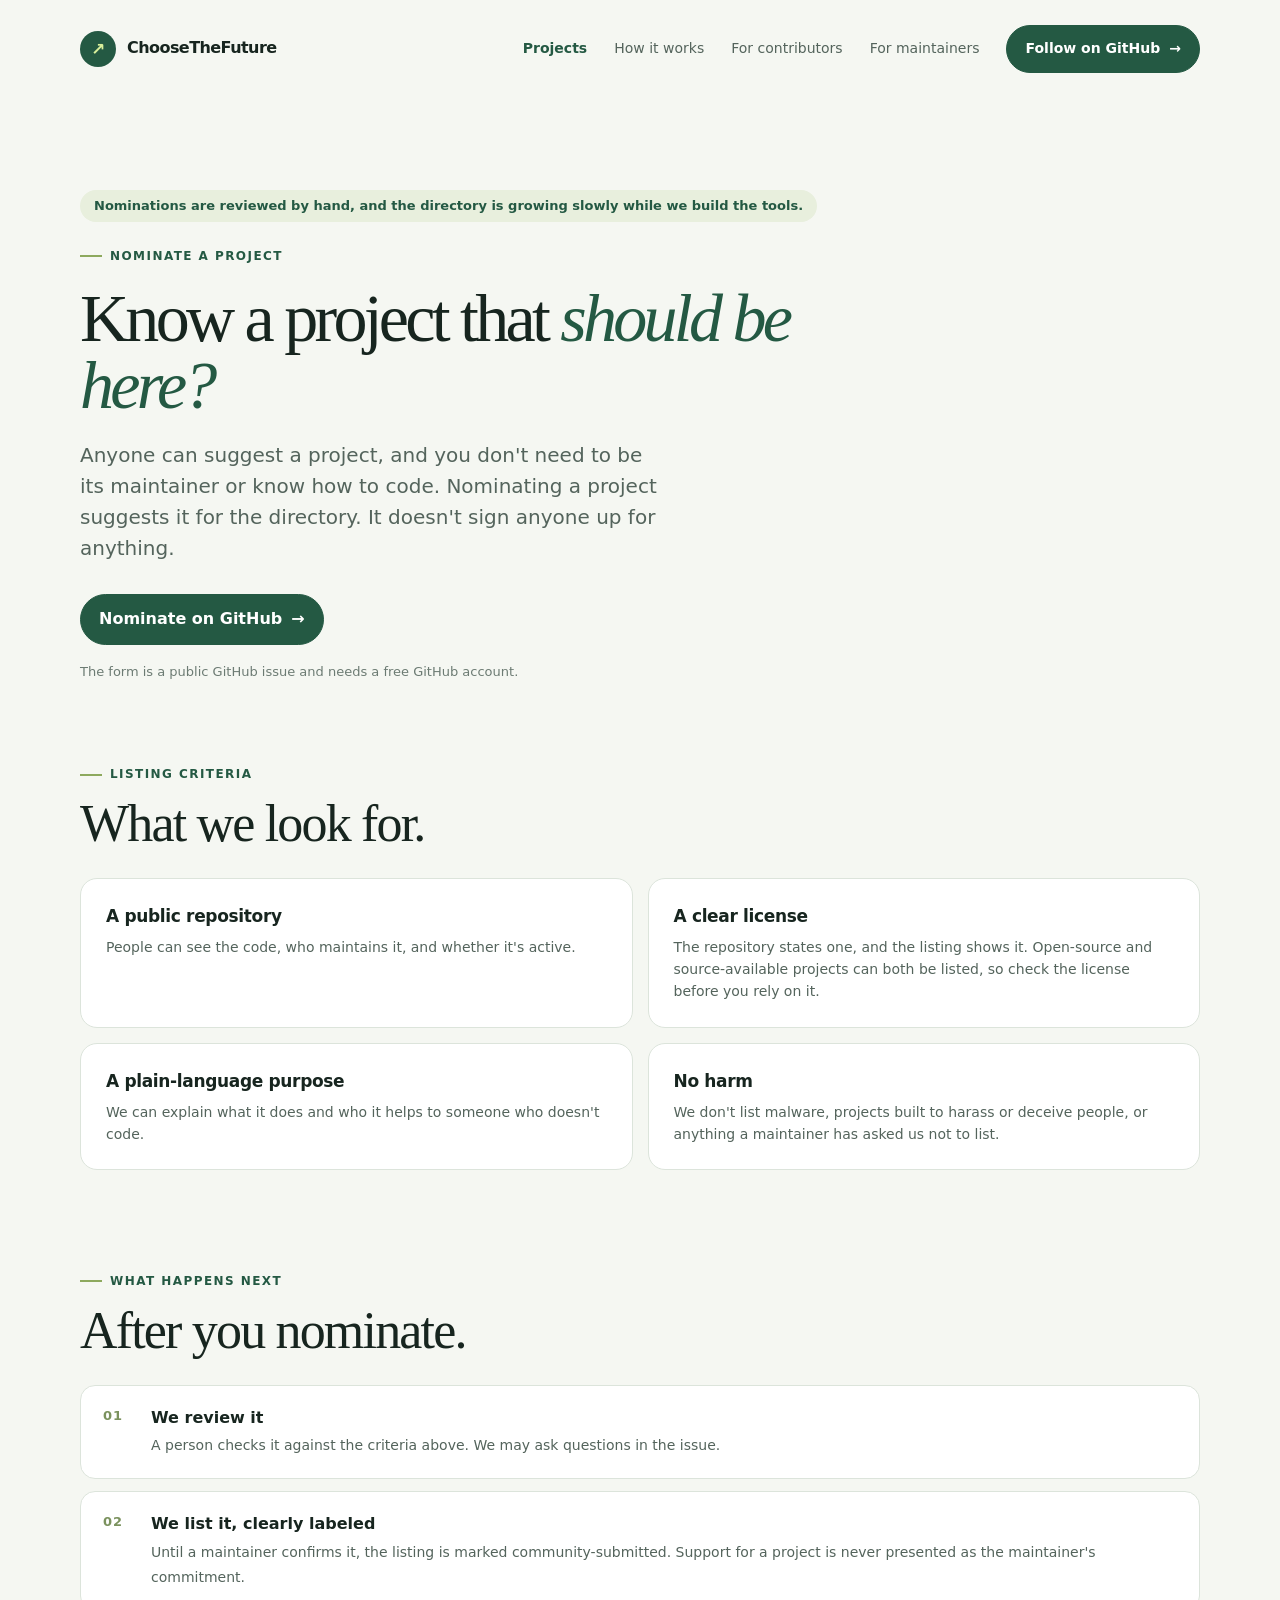
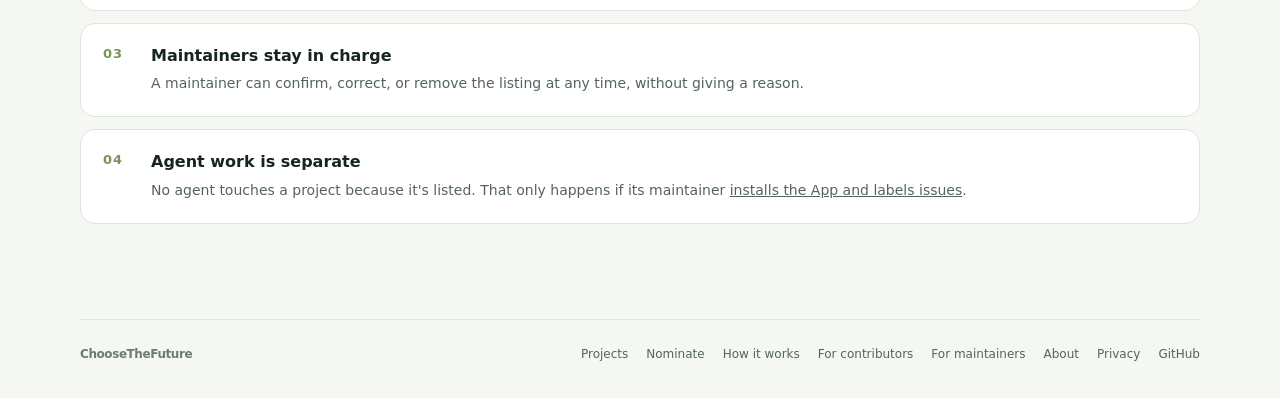
<file: site/nominate.html>
<!doctype html>
<html lang="en">
<head>
  <meta charset="utf-8">
  <meta name="viewport" content="width=device-width, initial-scale=1">
  <meta name="theme-color" content="#f5f7f2">
  <meta name="description" content="Suggest a project for the ChooseTheFuture directory: what makes a project eligible and what happens after you nominate it.">
  <title>Nominate a project — ChooseTheFuture</title>
  <link rel="stylesheet" href="styles.css">
</head>
<body>
  <div class="wrap">
    <header>
      <a class="brand" href="./" aria-label="ChooseTheFuture home"><span class="mark" aria-hidden="true">↗</span><span>ChooseTheFuture</span></a>
      <nav aria-label="Main navigation">
        <a href="projects.html" aria-current="page">Projects</a>
        <a href="how-it-works.html">How it works</a>
        <a href="contributors.html">For contributors</a>
        <a href="maintainers.html">For maintainers</a>
        <a class="nav-cta" href="https://github.com/dissentingd/choosethefuture">Follow on GitHub <span aria-hidden="true">→</span></a>
      </nav>
    </header>

    <main>
      <section class="page-hero" aria-labelledby="page-title">
        <span class="status">Nominations are reviewed by hand, and the directory is growing slowly while we build the tools.</span><br>
        <span class="eyebrow">Nominate a project</span>
        <h1 id="page-title">Know a project that <em>should be here?</em></h1>
        <p class="intro">Anyone can suggest a project, and you don't need to be its maintainer or know how to code. Nominating a project suggests it for the directory. It doesn't sign anyone up for anything.</p>
        <div class="actions">
          <a class="button" href="https://github.com/dissentingd/choosethefuture/issues/new?template=project-nomination.yml">Nominate on GitHub <span aria-hidden="true">→</span></a>
        </div>
        <p class="note">The form is a public GitHub issue and needs a free GitHub account.</p>
      </section>

      <section aria-labelledby="criteria-title">
        <div class="section-heading">
          <div><span class="eyebrow">Listing criteria</span><h2 id="criteria-title">What we look for.</h2></div>
        </div>
        <div class="cards">
          <article class="card"><h3>A public repository</h3><p>People can see the code, who maintains it, and whether it's active.</p></article>
          <article class="card"><h3>A clear license</h3><p>The repository states one, and the listing shows it. Open-source and source-available projects can both be listed, so check the license before you rely on it.</p></article>
          <article class="card"><h3>A plain-language purpose</h3><p>We can explain what it does and who it helps to someone who doesn't code.</p></article>
          <article class="card"><h3>No harm</h3><p>We don't list malware, projects built to harass or deceive people, or anything a maintainer has asked us not to list.</p></article>
        </div>
      </section>

      <section aria-labelledby="after-title">
        <div class="section-heading">
          <div><span class="eyebrow">What happens next</span><h2 id="after-title">After you nominate.</h2></div>
        </div>
        <ol class="flow">
          <li><strong>We review it</strong><span>A person checks it against the criteria above. We may ask questions in the issue.</span></li>
          <li><strong>We list it, clearly labeled</strong><span>Until a maintainer confirms it, the listing is marked community-submitted. Support for a project is never presented as the maintainer's commitment.</span></li>
          <li><strong>Maintainers stay in charge</strong><span>A maintainer can confirm, correct, or remove the listing at any time, without giving a reason.</span></li>
          <li><strong>Agent work is separate</strong><span>No agent touches a project because it's listed. That only happens if its maintainer <a href="maintainers.html">installs the App and labels issues</a>.</span></li>
        </ol>
      </section>
    </main>

    <footer><a class="brand" href="./"><span>ChooseTheFuture</span></a><nav aria-label="Footer"><a href="projects.html">Projects</a><a href="nominate.html">Nominate</a><a href="how-it-works.html">How it works</a><a href="contributors.html">For contributors</a><a href="maintainers.html">For maintainers</a><a href="about.html">About</a><a href="privacy.html">Privacy</a><a href="https://github.com/dissentingd/choosethefuture">GitHub</a></nav></footer>
  </div>
</body>
</html>
</file>
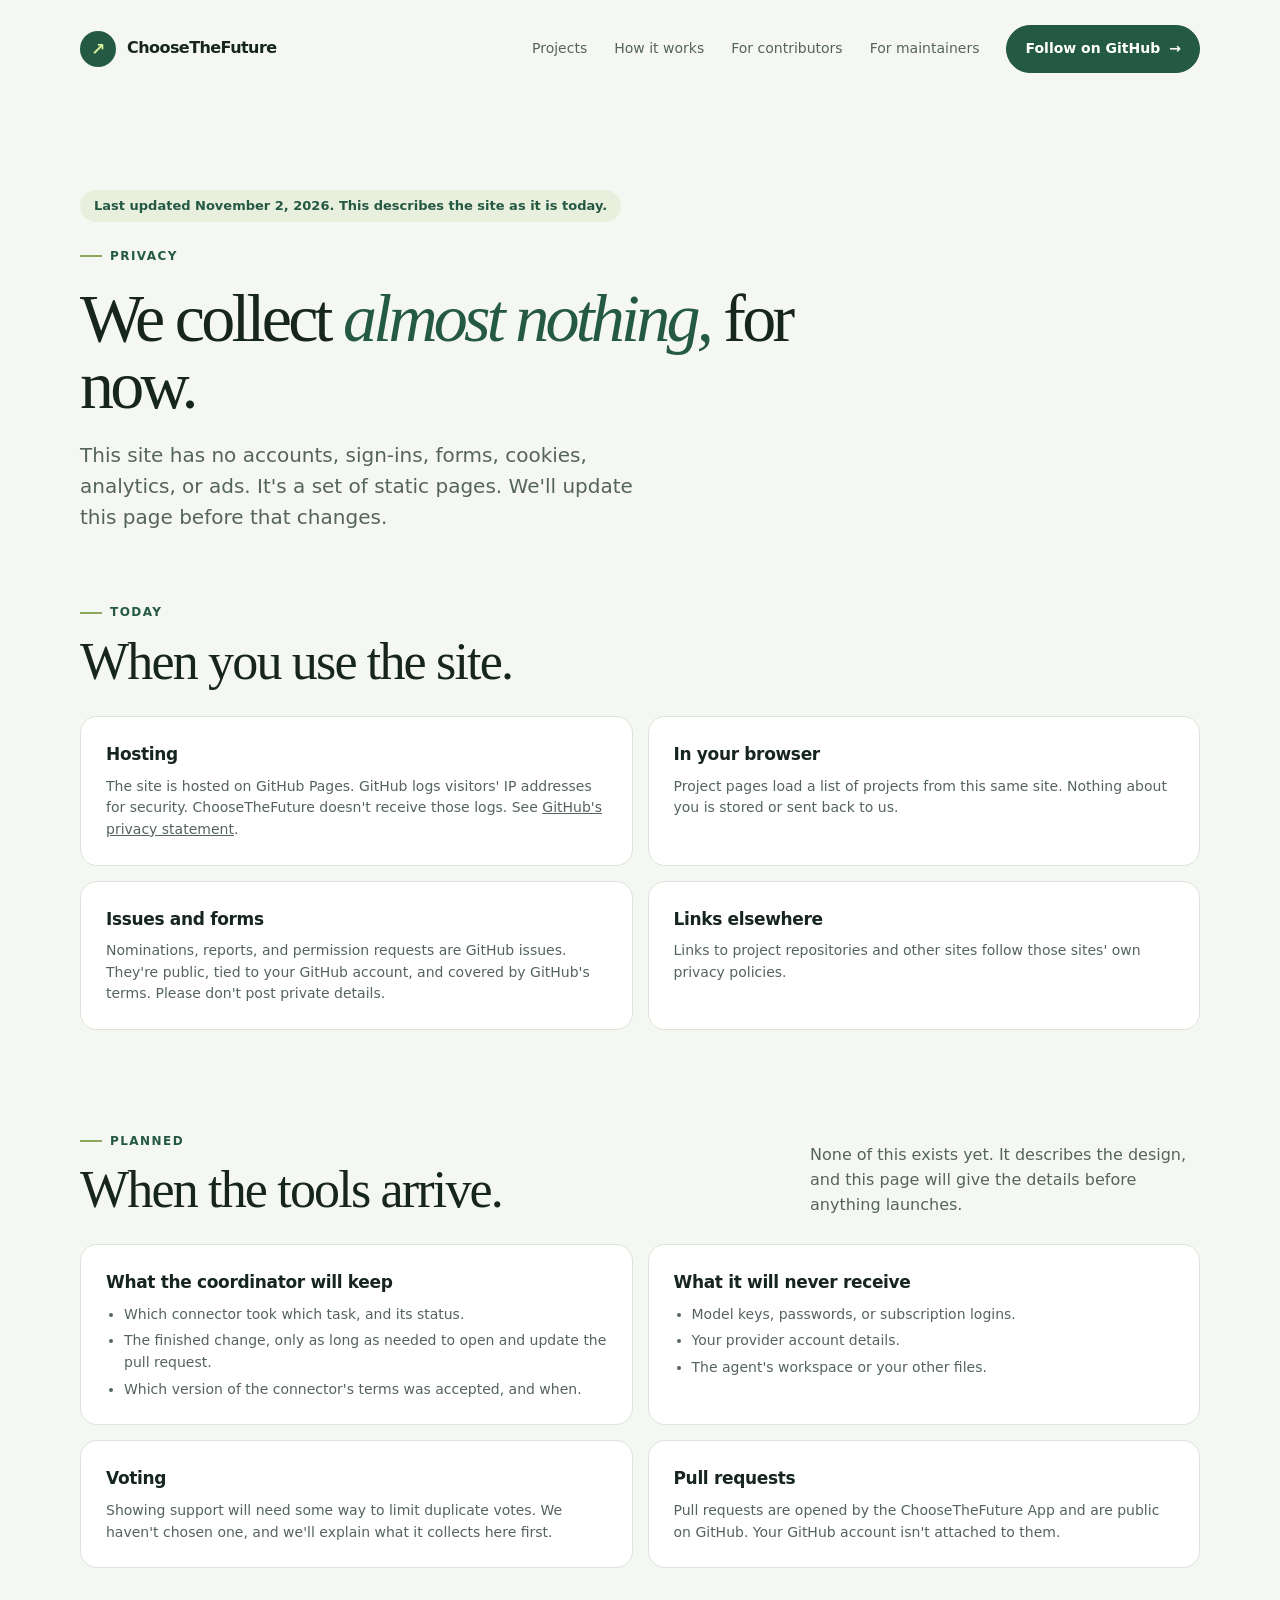
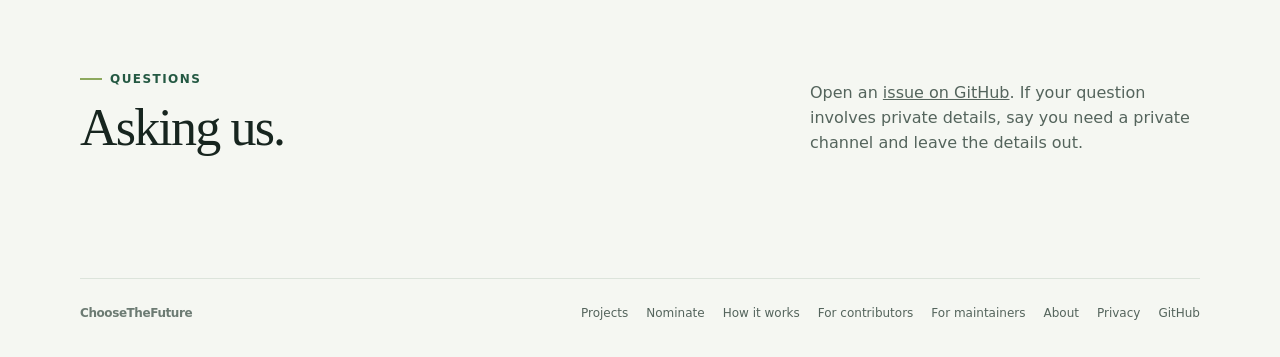
<file: site/privacy.html>
<!doctype html>
<html lang="en">
<head>
  <meta charset="utf-8">
  <meta name="viewport" content="width=device-width, initial-scale=1">
  <meta name="theme-color" content="#f5f7f2">
  <meta name="description" content="What information the ChooseTheFuture site collects today, what the planned tools will handle, and what they will never collect.">
  <title>Privacy — ChooseTheFuture</title>
  <link rel="stylesheet" href="styles.css">
</head>
<body>
  <div class="wrap">
    <header>
      <a class="brand" href="./" aria-label="ChooseTheFuture home"><span class="mark" aria-hidden="true">↗</span><span>ChooseTheFuture</span></a>
      <nav aria-label="Main navigation">
        <a href="projects.html">Projects</a>
        <a href="how-it-works.html">How it works</a>
        <a href="contributors.html">For contributors</a>
        <a href="maintainers.html">For maintainers</a>
        <a class="nav-cta" href="https://github.com/dissentingd/choosethefuture">Follow on GitHub <span aria-hidden="true">→</span></a>
      </nav>
    </header>

    <main>
      <section class="page-hero" aria-labelledby="page-title">
        <span class="status">Last updated November 2, 2026. This describes the site as it is today.</span><br>
        <span class="eyebrow">Privacy</span>
        <h1 id="page-title">We collect <em>almost nothing,</em> for now.</h1>
        <p class="intro">This site has no accounts, sign-ins, forms, cookies, analytics, or ads. It's a set of static pages. We'll update this page before that changes.</p>
      </section>

      <section aria-labelledby="today-title">
        <div class="section-heading">
          <div><span class="eyebrow">Today</span><h2 id="today-title">When you use the site.</h2></div>
        </div>
        <div class="cards">
          <article class="card"><h3>Hosting</h3><p>The site is hosted on GitHub Pages. GitHub logs visitors' IP addresses for security. ChooseTheFuture doesn't receive those logs. See <a href="https://docs.github.com/en/site-policy/privacy-policies/github-general-privacy-statement">GitHub's privacy statement</a>.</p></article>
          <article class="card"><h3>In your browser</h3><p>Project pages load a list of projects from this same site. Nothing about you is stored or sent back to us.</p></article>
          <article class="card"><h3>Issues and forms</h3><p>Nominations, reports, and permission requests are GitHub issues. They're public, tied to your GitHub account, and covered by GitHub's terms. Please don't post private details.</p></article>
          <article class="card"><h3>Links elsewhere</h3><p>Links to project repositories and other sites follow those sites' own privacy policies.</p></article>
        </div>
      </section>

      <section aria-labelledby="later-title">
        <div class="section-heading">
          <div><span class="eyebrow">Planned</span><h2 id="later-title">When the tools arrive.</h2></div>
          <p class="section-copy">None of this exists yet. It describes the design, and this page will give the details before anything launches.</p>
        </div>
        <div class="cards">
          <article class="card">
            <h3>What the coordinator will keep</h3>
            <ul>
              <li>Which connector took which task, and its status.</li>
              <li>The finished change, only as long as needed to open and update the pull request.</li>
              <li>Which version of the connector's terms was accepted, and when.</li>
            </ul>
          </article>
          <article class="card">
            <h3>What it will never receive</h3>
            <ul>
              <li>Model keys, passwords, or subscription logins.</li>
              <li>Your provider account details.</li>
              <li>The agent's workspace or your other files.</li>
            </ul>
          </article>
          <article class="card"><h3>Voting</h3><p>Showing support will need some way to limit duplicate votes. We haven't chosen one, and we'll explain what it collects here first.</p></article>
          <article class="card"><h3>Pull requests</h3><p>Pull requests are opened by the ChooseTheFuture App and are public on GitHub. Your GitHub account isn't attached to them.</p></article>
        </div>
      </section>

      <section aria-labelledby="ask-title">
        <div class="section-heading">
          <div><span class="eyebrow">Questions</span><h2 id="ask-title">Asking us.</h2></div>
          <p class="section-copy">Open an <a href="https://github.com/dissentingd/choosethefuture/issues">issue on GitHub</a>. If your question involves private details, say you need a private channel and leave the details out.</p>
        </div>
      </section>
    </main>

    <footer><a class="brand" href="./"><span>ChooseTheFuture</span></a><nav aria-label="Footer"><a href="projects.html">Projects</a><a href="nominate.html">Nominate</a><a href="how-it-works.html">How it works</a><a href="contributors.html">For contributors</a><a href="maintainers.html">For maintainers</a><a href="about.html">About</a><a href="privacy.html">Privacy</a><a href="https://github.com/dissentingd/choosethefuture">GitHub</a></nav></footer>
  </div>
</body>
</html>
</file>
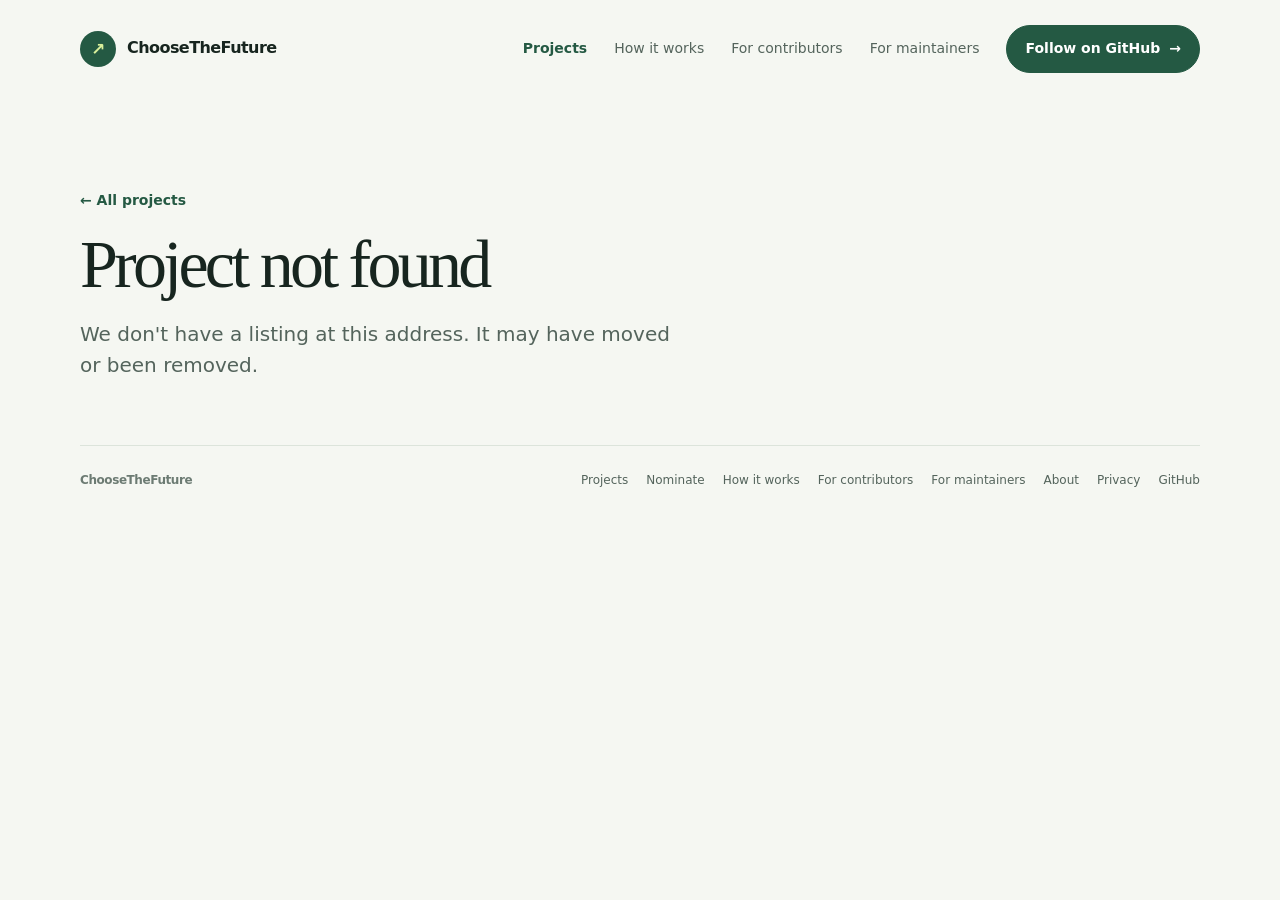
<file: site/project.html>
<!doctype html>
<html lang="en">
<head>
  <meta charset="utf-8">
  <meta name="viewport" content="width=device-width, initial-scale=1">
  <meta name="theme-color" content="#f5f7f2">
  <meta name="description" content="A project listed on ChooseTheFuture: what it does, why people care, its goals, and its guidance.">
  <title>Project — ChooseTheFuture</title>
  <link rel="stylesheet" href="styles.css">
  <script src="projects.js" defer></script>
</head>
<body>
  <div class="wrap">
    <header>
      <a class="brand" href="./" aria-label="ChooseTheFuture home"><span class="mark" aria-hidden="true">↗</span><span>ChooseTheFuture</span></a>
      <nav aria-label="Main navigation">
        <a href="projects.html" aria-current="page">Projects</a>
        <a href="how-it-works.html">How it works</a>
        <a href="contributors.html">For contributors</a>
        <a href="maintainers.html">For maintainers</a>
        <a class="nav-cta" href="https://github.com/dissentingd/choosethefuture">Follow on GitHub <span aria-hidden="true">→</span></a>
      </nav>
    </header>

    <main id="project-detail">
      <section class="page-hero">
        <p class="intro">Loading project…</p>
        <noscript><p>Project pages need JavaScript to display. The details are also available in <a href="data/projects.json">data/projects.json</a>.</p></noscript>
      </section>
    </main>

    <footer><a class="brand" href="./"><span>ChooseTheFuture</span></a><nav aria-label="Footer"><a href="projects.html">Projects</a><a href="nominate.html">Nominate</a><a href="how-it-works.html">How it works</a><a href="contributors.html">For contributors</a><a href="maintainers.html">For maintainers</a><a href="about.html">About</a><a href="privacy.html">Privacy</a><a href="https://github.com/dissentingd/choosethefuture">GitHub</a></nav></footer>
  </div>
</body>
</html>
</file>
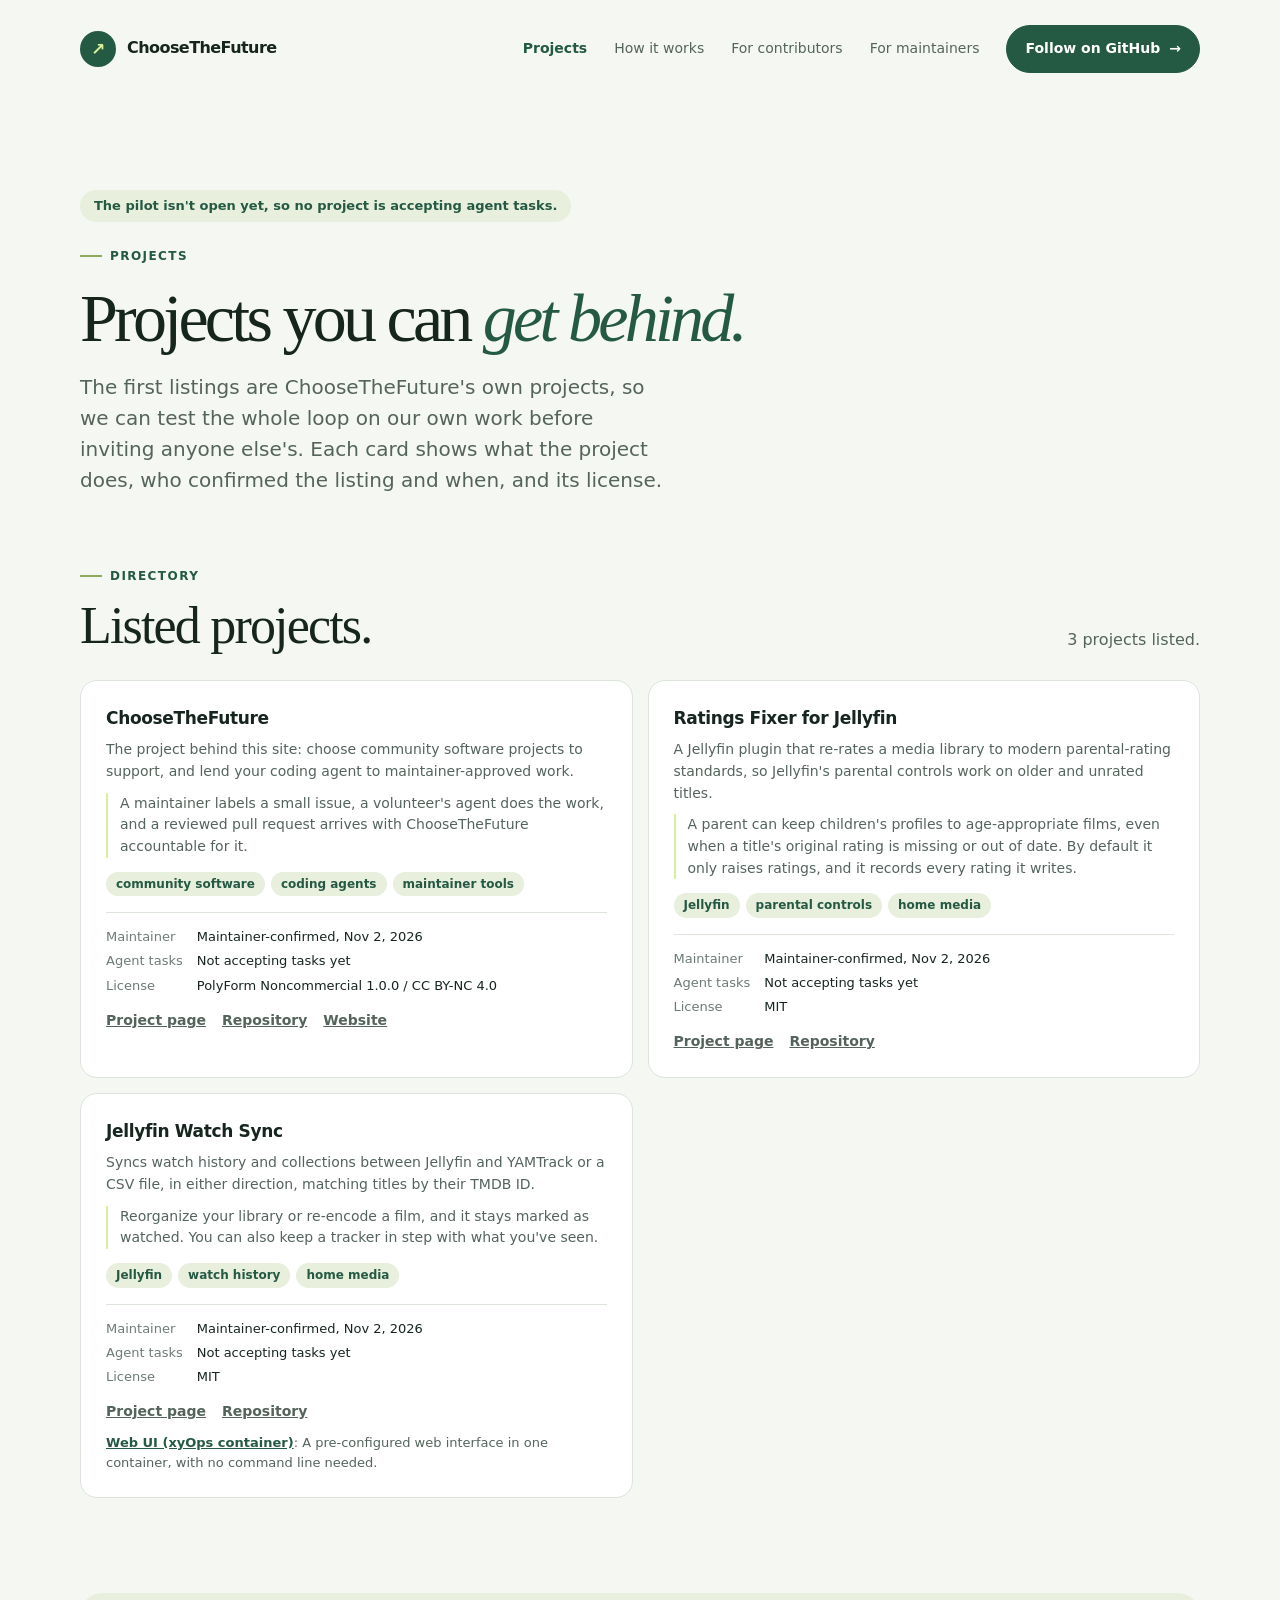
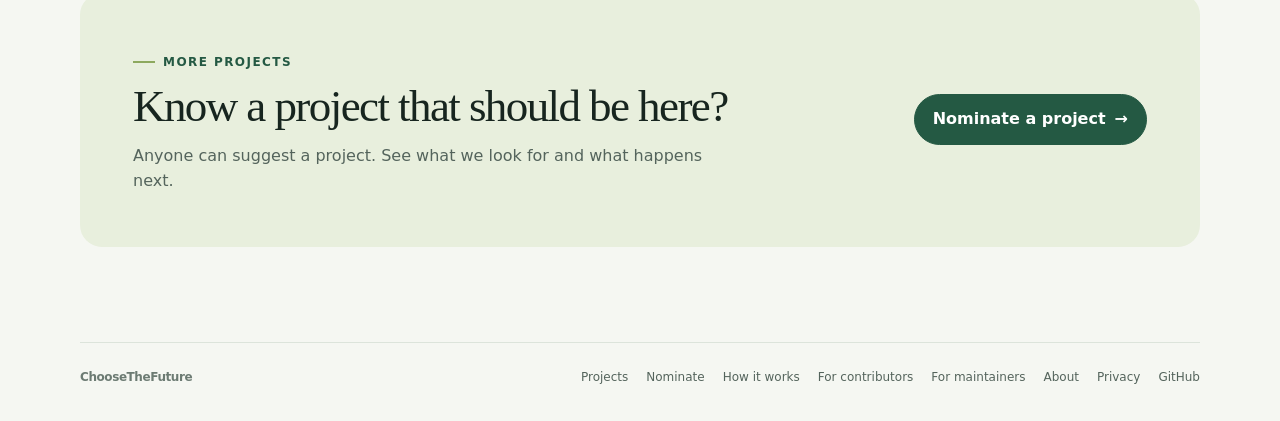
<file: site/projects.html>
<!doctype html>
<html lang="en">
<head>
  <meta charset="utf-8">
  <meta name="viewport" content="width=device-width, initial-scale=1">
  <meta name="theme-color" content="#f5f7f2">
  <meta name="description" content="Projects listed on ChooseTheFuture, with what they do, who maintains them, and whether they accept agent work.">
  <title>Projects — ChooseTheFuture</title>
  <link rel="stylesheet" href="styles.css">
  <script src="projects.js" defer></script>
</head>
<body>
  <div class="wrap">
    <header>
      <a class="brand" href="./" aria-label="ChooseTheFuture home"><span class="mark" aria-hidden="true">↗</span><span>ChooseTheFuture</span></a>
      <nav aria-label="Main navigation">
        <a href="projects.html" aria-current="page">Projects</a>
        <a href="how-it-works.html">How it works</a>
        <a href="contributors.html">For contributors</a>
        <a href="maintainers.html">For maintainers</a>
        <a class="nav-cta" href="https://github.com/dissentingd/choosethefuture">Follow on GitHub <span aria-hidden="true">→</span></a>
      </nav>
    </header>

    <main>
      <section class="page-hero" aria-labelledby="page-title">
        <span class="status">The pilot isn't open yet, so no project is accepting agent tasks.</span><br>
        <span class="eyebrow">Projects</span>
        <h1 id="page-title">Projects you can <em>get behind.</em></h1>
        <p class="intro">The first listings are ChooseTheFuture's own projects, so we can test the whole loop on our own work before inviting anyone else's. Each card shows what the project does, who confirmed the listing and when, and its license.</p>
      </section>

      <section aria-labelledby="list-title">
        <div class="section-heading">
          <div><span class="eyebrow">Directory</span><h2 id="list-title">Listed projects.</h2></div>
          <p class="section-copy" id="project-status" role="status">Loading projects…</p>
        </div>
        <div class="cards" id="project-list">
          <noscript><p>The directory needs JavaScript to display. The list is also available as <a href="data/projects.json">data/projects.json</a>.</p></noscript>
        </div>
      </section>

      <section aria-label="Suggest a project">
        <div class="callout">
          <div><span class="eyebrow">More projects</span><h2>Know a project that should be here?</h2><p>Anyone can suggest a project. See what we look for and what happens next.</p></div>
          <a class="button" href="nominate.html">Nominate a project <span aria-hidden="true">→</span></a>
        </div>
      </section>
    </main>

    <footer><a class="brand" href="./"><span>ChooseTheFuture</span></a><nav aria-label="Footer"><a href="projects.html">Projects</a><a href="nominate.html">Nominate</a><a href="how-it-works.html">How it works</a><a href="contributors.html">For contributors</a><a href="maintainers.html">For maintainers</a><a href="about.html">About</a><a href="privacy.html">Privacy</a><a href="https://github.com/dissentingd/choosethefuture">GitHub</a></nav></footer>
  </div>
</body>
</html>
</file>
<file: site/styles.css>
:root {
  color-scheme: light;
  --ink: #17251f;
  --muted: #54645c;
  --green: #245943;
  --lime: #d9ef9b;
  --paper: #f5f7f2;
  --white: #fff;
  --line: #dce4db;
  --soft: #e8efdd;
  --serif: Georgia, "Times New Roman", serif;
  --sans: Inter, ui-sans-serif, system-ui, -apple-system, BlinkMacSystemFont, "Segoe UI", sans-serif;
}
* { box-sizing: border-box; }
html { scroll-behavior: smooth; }
body { margin: 0; background: var(--paper); color: var(--ink); font-family: var(--sans); line-height: 1.55; }
a { color: inherit; }
.wrap { width: min(1120px, calc(100% - 48px)); margin-inline: auto; }
header { display: flex; align-items: center; justify-content: space-between; padding-block: 25px; }
.brand { display: flex; gap: 11px; align-items: center; font-weight: 750; letter-spacing: -.035em; text-decoration: none; }
.mark { display: grid; width: 36px; height: 36px; place-items: center; border-radius: 50%; background: var(--green); color: var(--lime); font-size: 17px; }
nav { display: flex; align-items: center; gap: 27px; font-size: 14px; color: var(--muted); }
nav a { text-decoration: none; white-space: nowrap; }
nav a:hover, nav a[aria-current="page"] { color: var(--green); }
nav a[aria-current="page"] { font-weight: 650; }
.nav-cta, .button { display: inline-flex; justify-content: center; align-items: center; gap: 9px; padding: 12px 18px; border: 1px solid var(--green); border-radius: 999px; color: var(--white); background: var(--green); font-weight: 650; text-decoration: none; transition: transform .15s ease, background .15s ease; }
nav .nav-cta { color: var(--white); }
.nav-cta:hover, .button:hover { background: #183f2f; transform: translateY(-1px); }
.button.secondary { color: var(--green); background: transparent; }
.button.secondary:hover { background: #e9eee6; }
.hero { position: relative; overflow: hidden; padding: clamp(62px, 10vw, 118px) 0 76px; }
.hero::after { content: ""; position: absolute; z-index: 0; width: 420px; height: 420px; right: -145px; top: 35px; border: 1px solid #d4e1cf; border-radius: 50%; box-shadow: 0 0 0 42px var(--paper), 0 0 0 43px #d4e1cf, 0 0 0 88px var(--paper), 0 0 0 89px #d4e1cf; opacity: .75; }
.hero-content { position: relative; z-index: 1; max-width: 720px; }
.eyebrow { display: inline-flex; align-items: center; gap: 8px; color: var(--green); font-size: 12px; font-weight: 750; letter-spacing: .12em; text-transform: uppercase; }
.eyebrow::before { content: ""; width: 22px; height: 2px; background: #8da95e; }
h1 { max-width: 760px; margin: 20px 0 20px; font-family: var(--serif); font-size: clamp(48px, 7.6vw, 88px); font-weight: 500; line-height: .99; letter-spacing: -.055em; }
h1 em { color: var(--green); font-weight: 500; }
.intro { max-width: 590px; margin: 0; color: var(--muted); font-size: clamp(17px, 2.1vw, 20px); }
.actions { display: flex; flex-wrap: wrap; gap: 12px; margin-top: 30px; }
.note { margin-top: 17px; color: #6c7b73; font-size: 13px; }
.signal { display: grid; grid-template-columns: repeat(3, 1fr); gap: 0; margin: 0 auto 86px; border: 1px solid var(--line); border-radius: 18px; background: rgba(255,255,255,.64); }
.signal div { padding: 23px 26px; }
.signal div + div { border-left: 1px solid var(--line); }
.signal strong { display: block; font-family: var(--serif); font-size: 21px; font-weight: 500; }
.signal span { color: var(--muted); font-size: 13px; }
section { padding: 0 0 95px; }
.section-heading { display: flex; align-items: end; justify-content: space-between; gap: 28px; margin-bottom: 27px; }
h2 { max-width: 570px; margin: 12px 0 0; font-family: var(--serif); font-size: clamp(34px, 4.5vw, 52px); font-weight: 500; line-height: 1.06; letter-spacing: -.035em; }
.section-copy { max-width: 390px; margin: 0; color: var(--muted); }
.steps { display: grid; grid-template-columns: repeat(3, 1fr); gap: 15px; }
.step { min-height: 205px; padding: 25px; border: 1px solid var(--line); border-radius: 17px; background: var(--white); }
.step-number { color: #7b925e; font-size: 12px; font-weight: 750; letter-spacing: .12em; }
.step h3 { margin: 35px 0 8px; font-size: 19px; letter-spacing: -.025em; }
.step p { margin: 0; color: var(--muted); font-size: 14px; }
.callout { display: grid; grid-template-columns: 1fr auto; align-items: center; gap: 30px; padding: clamp(28px, 5vw, 53px); border-radius: 22px; background: var(--soft); }
.callout h2 { max-width: 610px; font-size: clamp(31px, 4vw, 45px); }
.callout p { max-width: 590px; margin: 13px 0 0; color: var(--muted); }
footer { display: flex; justify-content: space-between; gap: 20px; padding: 25px 0 35px; border-top: 1px solid var(--line); color: #6c7b73; font-size: 12px; }
footer a { text-decoration: none; }
footer nav { gap: 18px; font-size: 12px; }

/* Inner pages */
.status { display: inline-block; margin-bottom: 18px; padding: 6px 14px; border-radius: 999px; background: var(--soft); color: var(--green); font-size: 13px; font-weight: 600; }
.page-hero { padding: clamp(48px, 8vw, 92px) 0 64px; }
.page-hero h1 { font-size: clamp(40px, 6vw, 68px); }
.flow { display: grid; gap: 12px; margin: 0; padding: 0; list-style: none; counter-reset: flow; }
.flow li { position: relative; padding: 20px 22px 20px 70px; border: 1px solid var(--line); border-radius: 15px; background: var(--white); counter-increment: flow; }
.flow li::before { content: counter(flow, decimal-leading-zero); position: absolute; left: 22px; top: 20px; color: #7b925e; font-size: 13px; font-weight: 750; letter-spacing: .08em; }
.flow strong { display: block; margin-bottom: 3px; font-size: 16px; }
.flow span { color: var(--muted); font-size: 14px; }
.cards { display: grid; grid-template-columns: repeat(2, 1fr); gap: 15px; }
.card { padding: 24px 25px; border: 1px solid var(--line); border-radius: 17px; background: var(--white); }
.card h3 { margin: 0 0 8px; font-size: 17px; letter-spacing: -.02em; }
.card p, .card li { margin: 0; color: var(--muted); font-size: 14px; }
.card ul { margin: 0; padding-left: 18px; }
.card li + li { margin-top: 5px; }
.project h3 a { text-decoration: none; }
.project h3 a:hover { color: var(--green); text-decoration: underline; }
.project p + p { margin-top: 10px; }
.project .example { padding-left: 12px; border-left: 2px solid var(--lime); }
.chips { display: flex; flex-wrap: wrap; gap: 6px; margin: 14px 0 0; padding: 0; list-style: none; }
.chips li { padding: 3px 10px; border-radius: 999px; background: var(--soft); color: var(--green); font-size: 12px; font-weight: 600; }
.card .chips { margin: 14px 0 0; padding: 0; }
.card .chips li + li { margin-top: 0; }
.facts { display: grid; grid-template-columns: auto 1fr; gap: 4px 14px; margin: 16px 0 0; padding-top: 14px; border-top: 1px solid var(--line); font-size: 13px; }
.facts dt { color: #6c7b73; }
.facts dd { margin: 0; }
.project-links { display: flex; flex-wrap: wrap; gap: 16px; margin-top: 14px !important; font-size: 14px; font-weight: 650; color: var(--green); }
.project .related { font-size: 13px; }
.project .related a { color: var(--green); font-weight: 650; }
.goal-status { display: inline-block; margin-bottom: 10px; padding: 3px 10px; border-radius: 999px; background: var(--soft); color: var(--green); font-size: 12px; font-weight: 650; }
.back { margin: 0 0 18px; font-size: 14px; font-weight: 650; color: var(--green); }
.back a { text-decoration: none; }
.back a:hover { text-decoration: underline; }
.card .tbd { display: inline-block; margin-top: 10px; color: #7b6a2e; font-size: 12px; font-weight: 650; }

@media (max-width: 960px) {
  header nav { gap: 18px; }
  header .nav-cta span { display: none; }
}
@media (max-width: 860px) {
  header nav a:not(.nav-cta) { display: none; }
}
@media (max-width: 720px) {
  .wrap { width: min(100% - 32px, 560px); }
  header nav a:not(.nav-cta) { display: none; }
  header .nav-cta { padding: 9px 14px; font-size: 13px; white-space: nowrap; }
  header .nav-cta span { display: none; }
  .hero { padding-top: 65px; }
  .hero::after { right: -260px; top: 130px; opacity: .45; }
  .signal { grid-template-columns: 1fr; margin-bottom: 70px; }
  .signal div + div { border-left: 0; border-top: 1px solid var(--line); }
  .signal div { padding: 17px 20px; }
  .section-heading { display: block; }
  .section-copy { margin-top: 15px; }
  .steps, .cards { grid-template-columns: 1fr; }
  .step { min-height: 0; }
  .step h3 { margin-top: 20px; }
  .callout { grid-template-columns: 1fr; }
  .flow li { padding-left: 60px; }
  footer { display: block; }
  footer > span, footer nav { display: flex; flex-wrap: wrap; margin-top: 10px; }
}
@media (prefers-reduced-motion: reduce) { html { scroll-behavior: auto; } *, *::before, *::after { transition-duration: .01ms !important; } }
</file>
